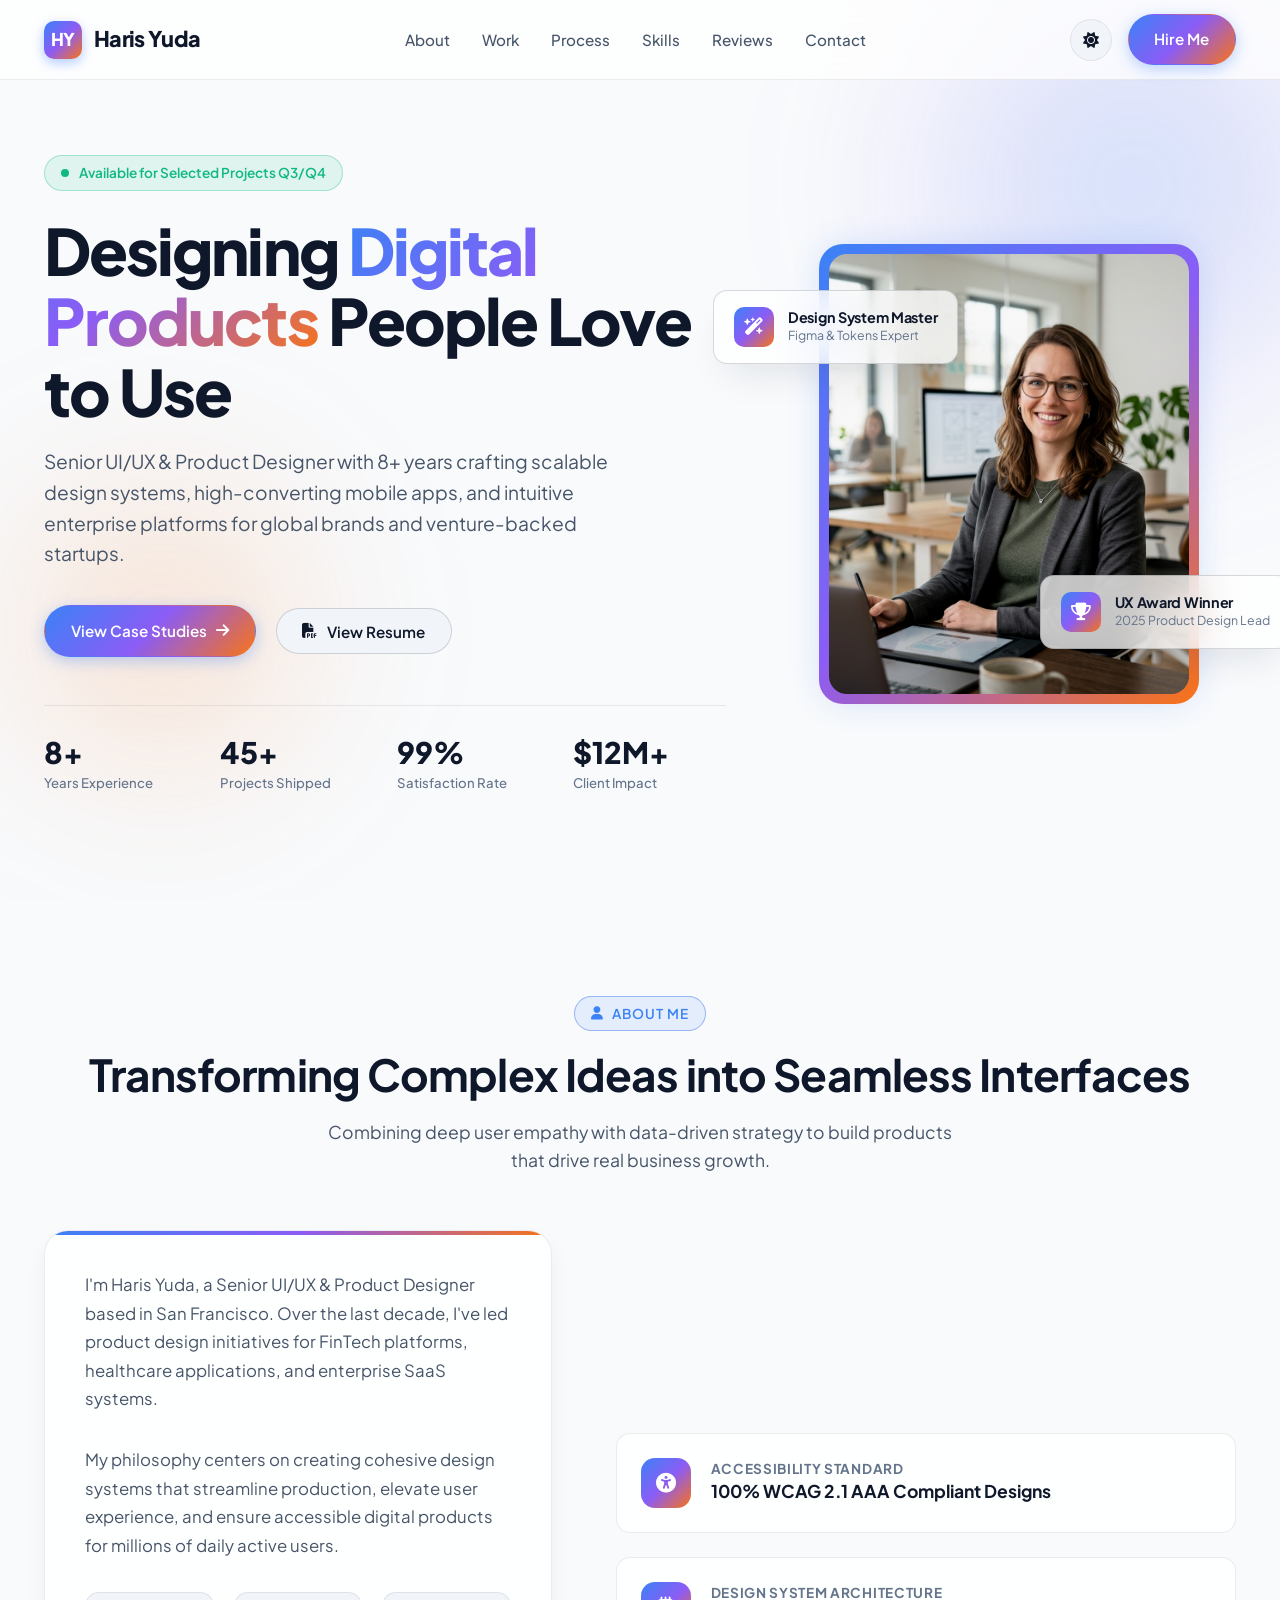
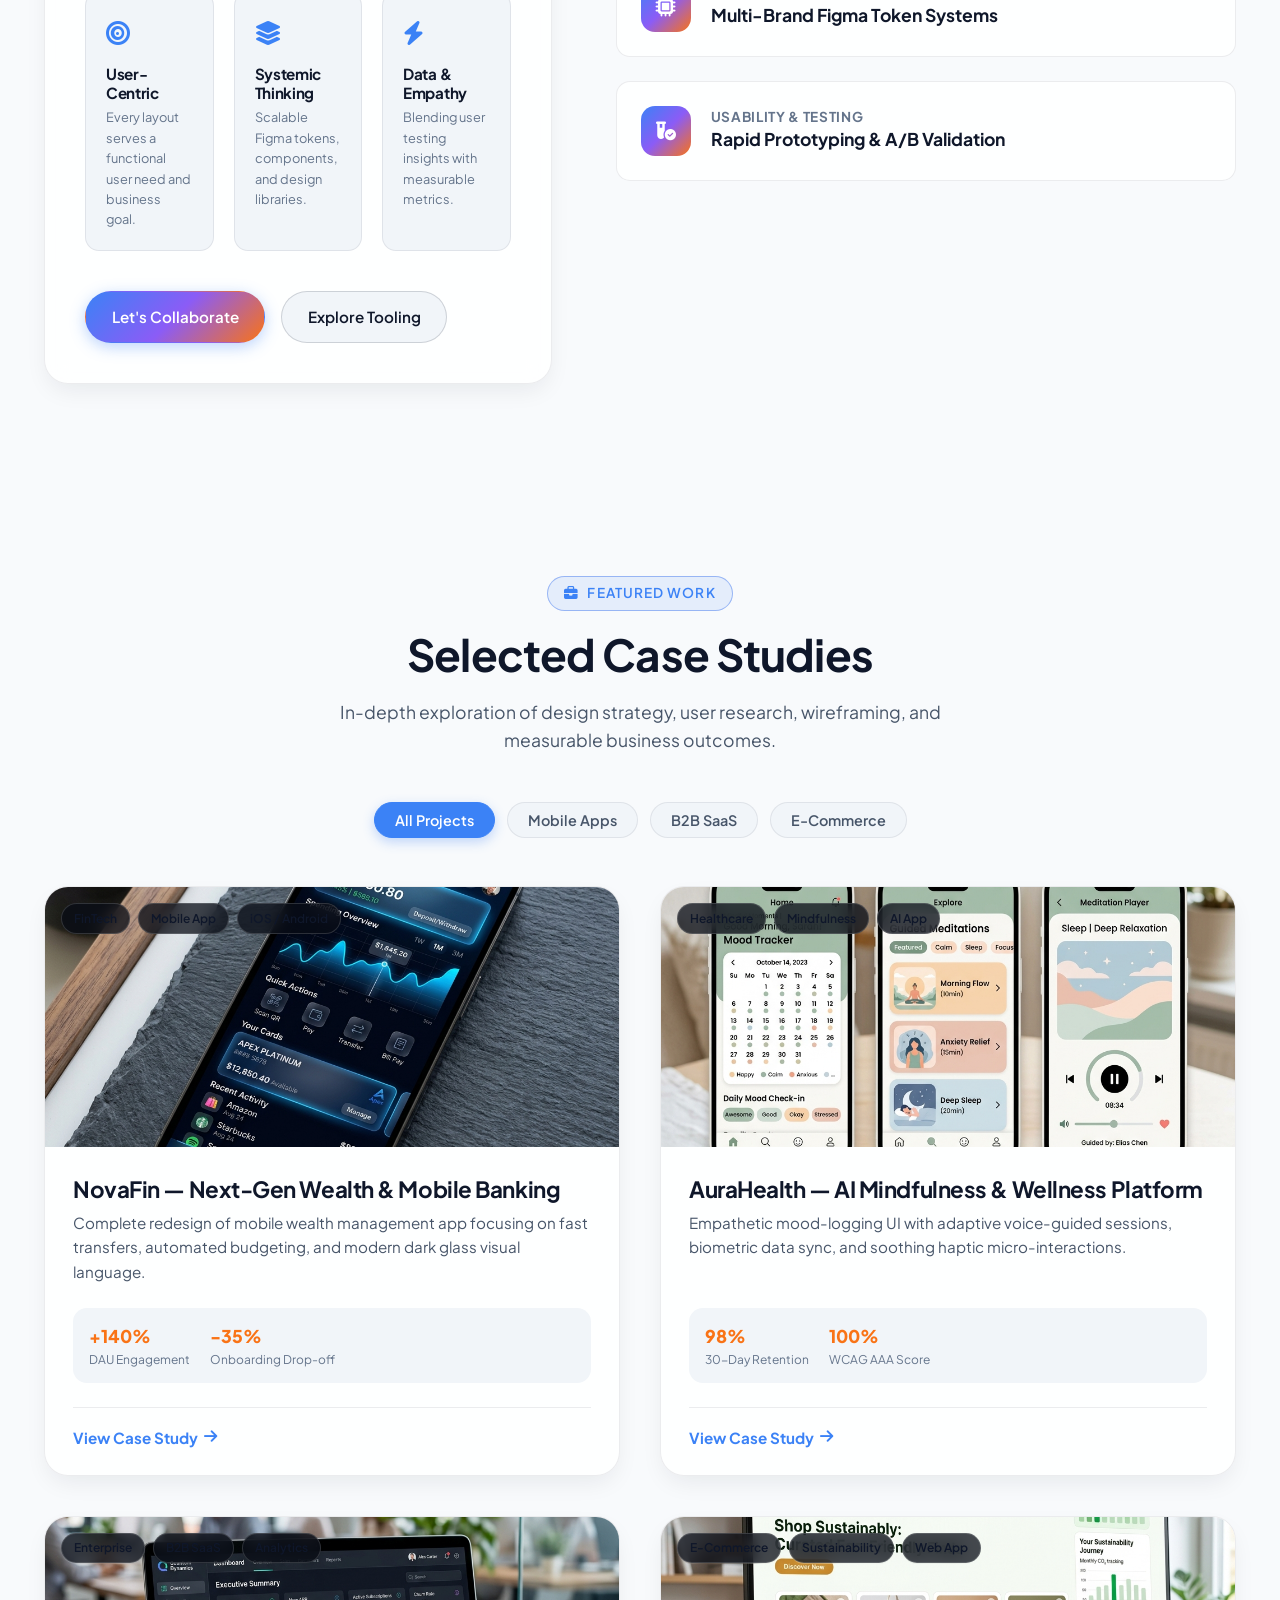
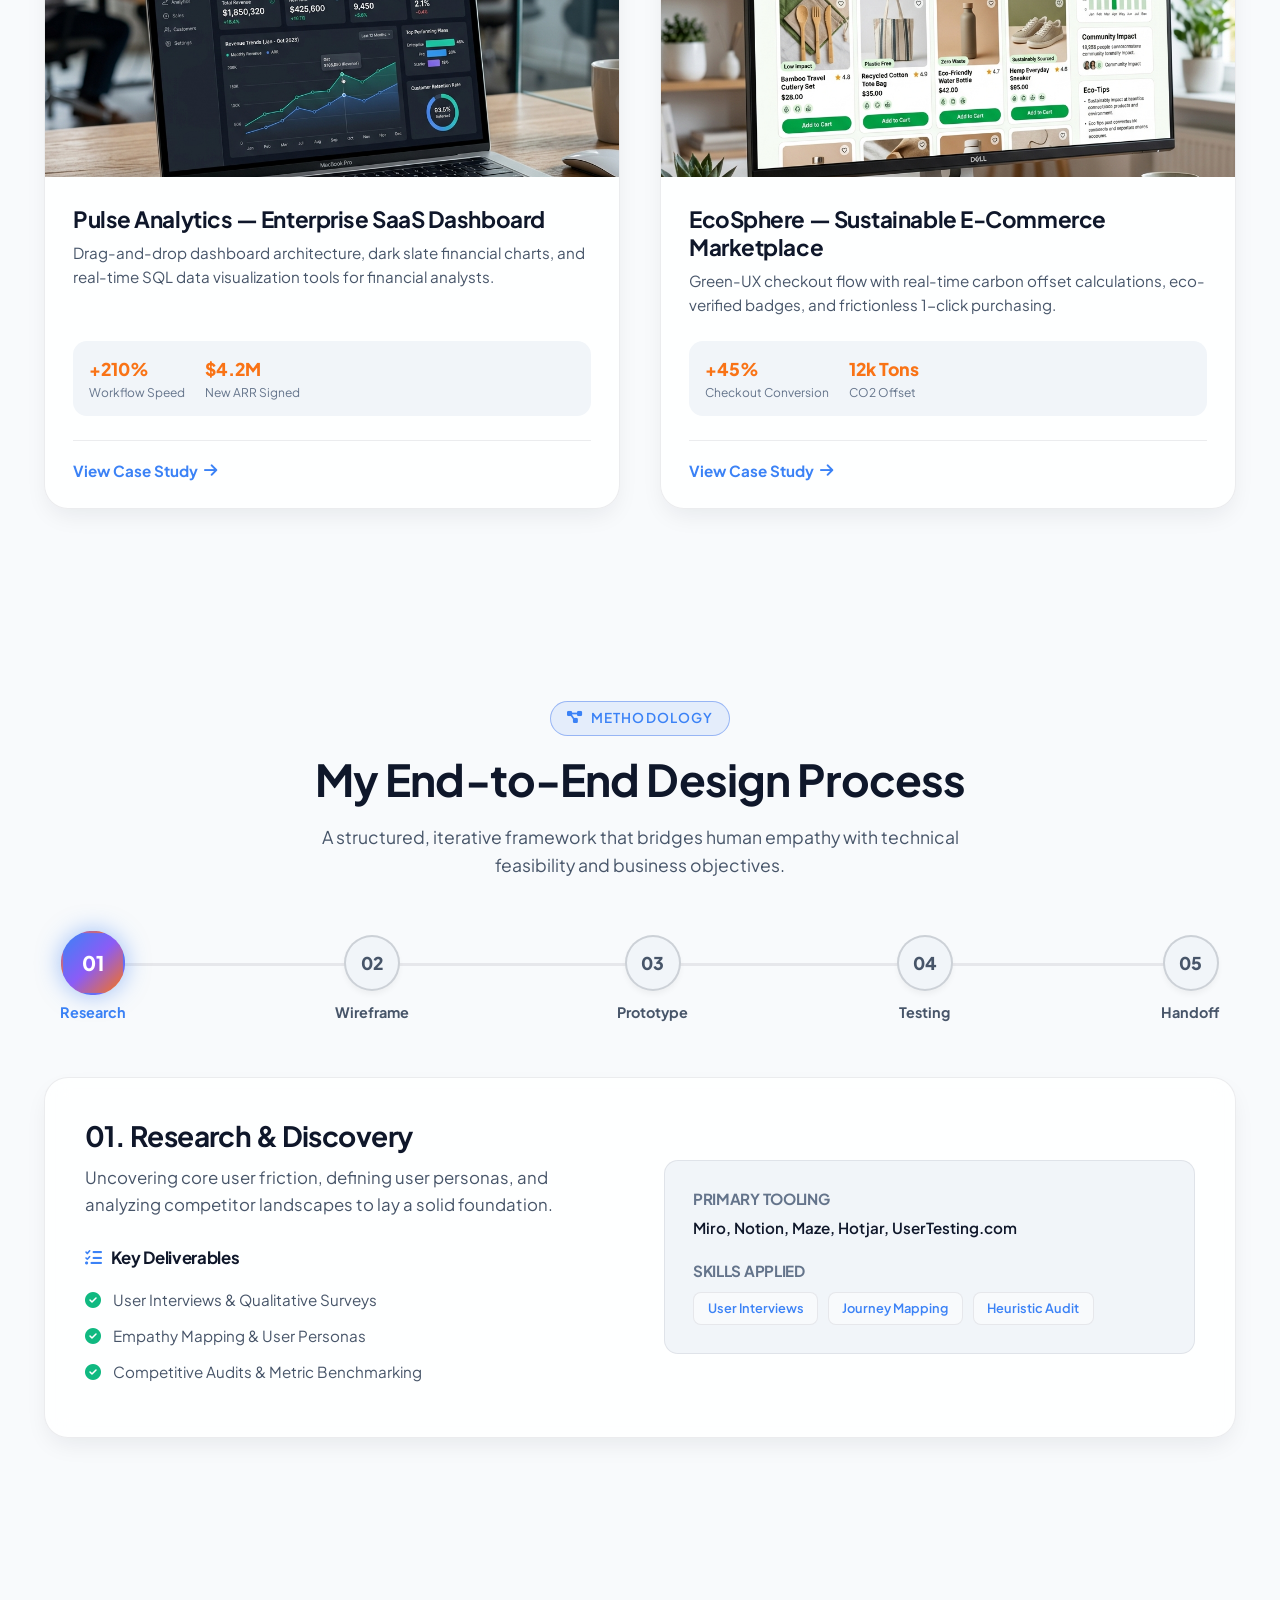
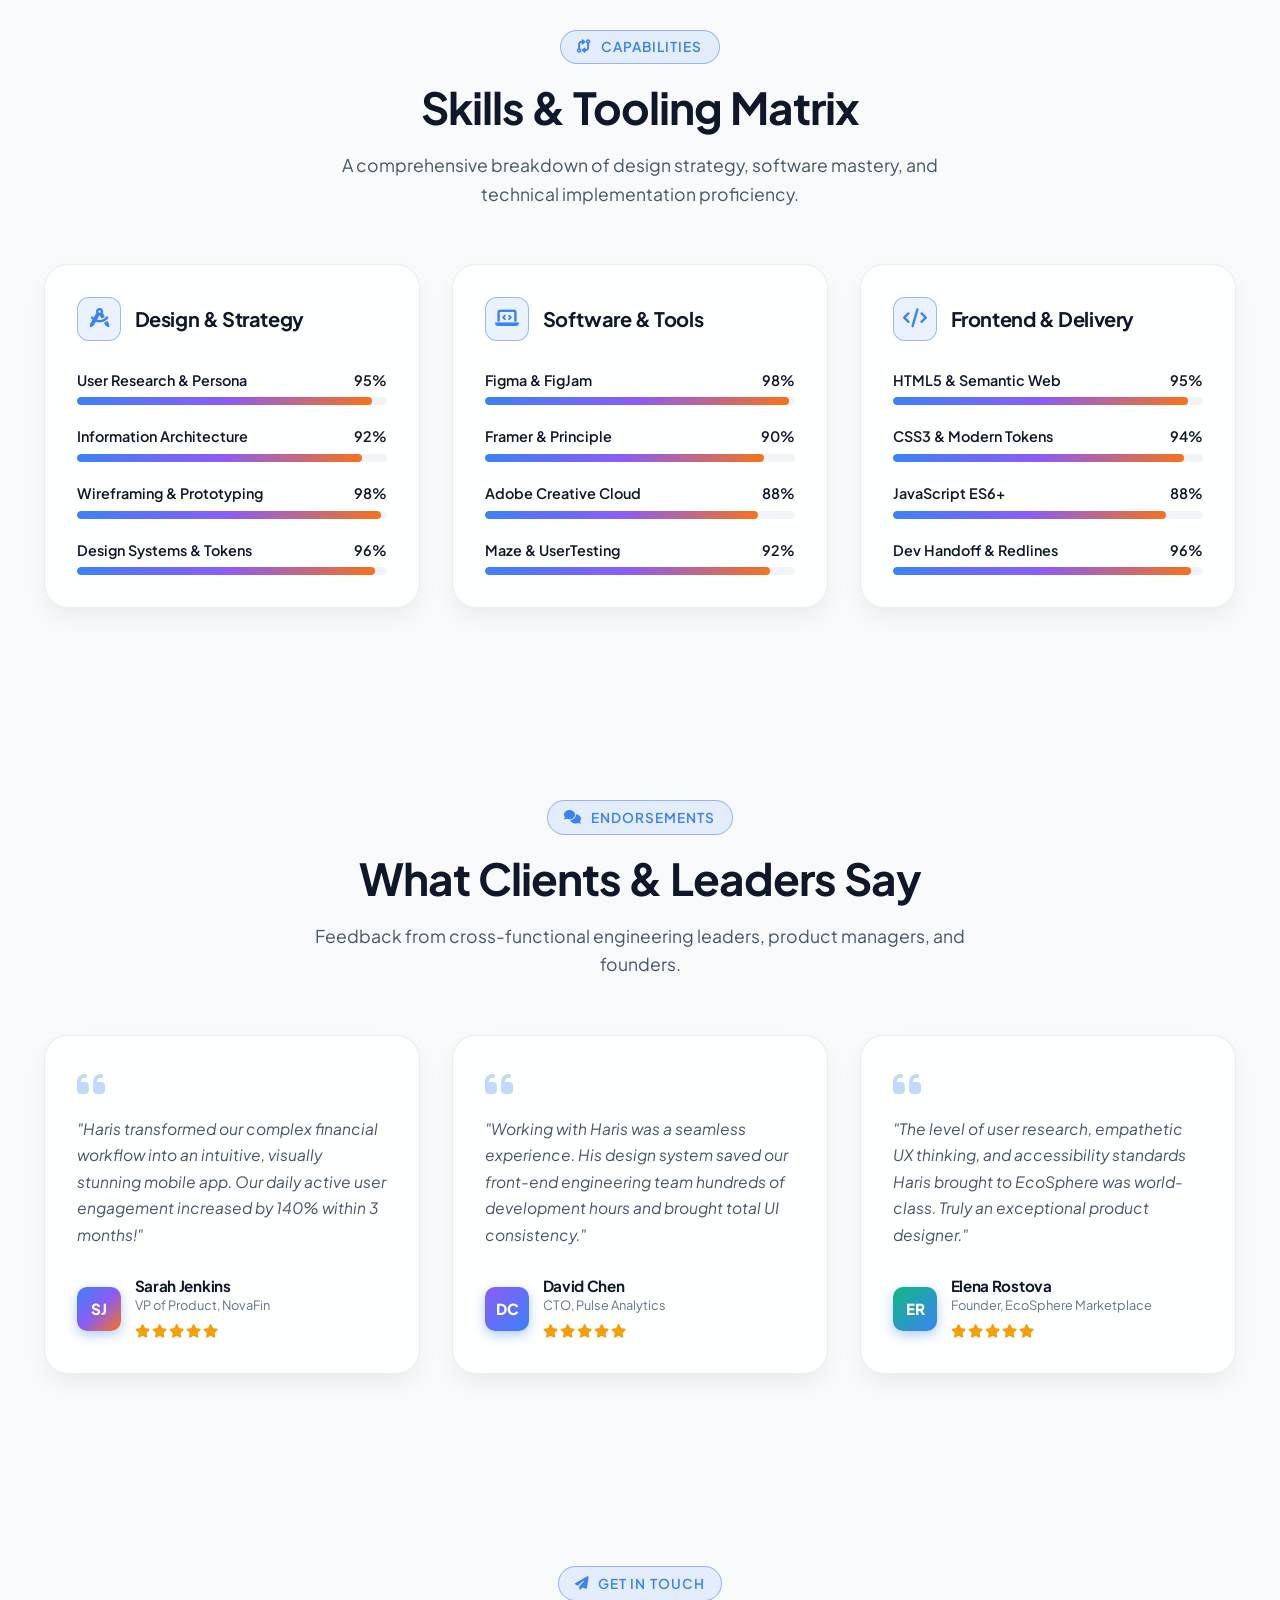
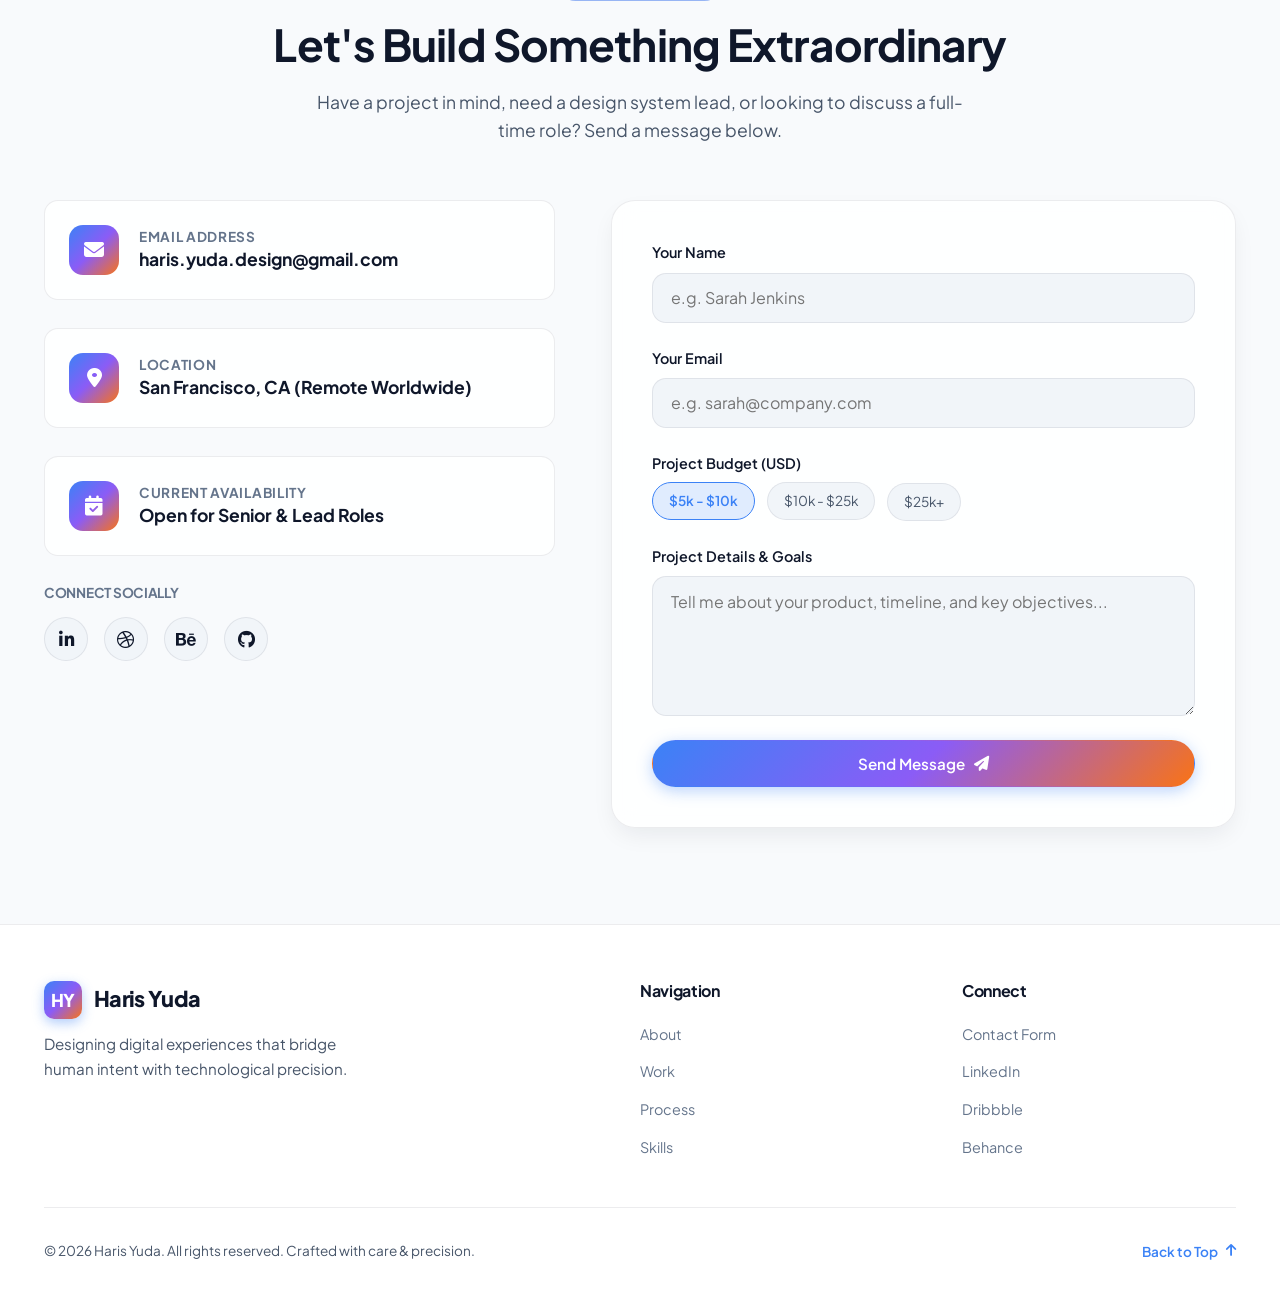
<file: WEBSITE 2/index.html>
<!DOCTYPE html>
<html lang="en" data-theme="dark">

<head>
    <meta charset="UTF-8">
    <meta name="viewport" content="width=device-width, initial-scale=1.0">
    <meta name="description"
        content="Portfolio of Haris Yuda, Senior UI/UX & Product Designer specializing in design systems, high-converting digital products, web & mobile applications.">
    <meta name="keywords"
        content="UI/UX Designer, Product Designer, Design Systems, Mobile App Design, Web Design, Figma, User Experience">
    <meta name="author" content="Haris Yuda">

    <!-- Open Graph / Social Media -->
    <meta property="og:title" content="Haris Yuda — Senior UI/UX & Product Designer">
    <meta property="og:description"
        content="Senior UI/UX & Product Designer crafting scalable design systems and high-impact digital experiences.">
    <meta property="og:type" content="website">
    <meta property="og:image" content="./assets/images/hero_portrait.png">

    <title>Haris Yuda — Senior UI/UX & Product Designer</title>

    <!-- Google Fonts -->
    <link rel="preconnect" href="https://fonts.googleapis.com">
    <link rel="preconnect" href="https://fonts.gstatic.com" crossorigin>
    <link
        href="https://fonts.googleapis.com/css2?family=Fira+Code:wght@400;600&family=Inter:wght@400;500;600;700&family=Plus+Jakarta+Sans:wght@400;500;600;700;800&display=swap"
        rel="stylesheet">

    <!-- Font Awesome Icons -->
    <link rel="stylesheet" href="https://cdnjs.cloudflare.com/ajax/libs/font-awesome/6.5.1/css/all.min.css">

    <!-- Stylesheet -->
    <link rel="stylesheet" href="./styles.css">
</head>

<body>

    <!-- ==========================================================================
       HEADER & NAVIGATION BAR
       ========================================================================== -->
    <header id="navbar" class="navbar">
        <div class="nav-container container">
            <a href="#" class="brand-logo" aria-label="Haris Yuda Portfolio Home">
                <span class="brand-badge">HY</span>
                <span>Haris Yuda</span>
            </a>

            <ul id="navLinks" class="nav-links">
                <li><a href="#about" class="nav-link">About</a></li>
                <li><a href="#projects" class="nav-link">Work</a></li>
                <li><a href="#process" class="nav-link">Process</a></li>
                <li><a href="#skills" class="nav-link">Skills</a></li>
                <li><a href="#testimonials" class="nav-link">Reviews</a></li>
                <li><a href="#contact" class="nav-link">Contact</a></li>
            </ul>

            <div class="nav-actions">
                <button id="themeToggle" class="theme-toggle" aria-label="Switch Theme">
                    <i id="themeIcon" class="fa-solid fa-moon"></i>
                </button>
                <a href="#contact" class="btn btn-primary">Hire Me</a>
                <button id="mobileToggle" class="mobile-toggle" aria-label="Toggle Mobile Navigation Menu">
                    <i class="fa-solid fa-bars"></i>
                </button>
            </div>
        </div>
    </header>

    <!-- ==========================================================================
       HERO SECTION
       ========================================================================== -->
    <section id="hero" class="hero">
        <div class="container">
            <div class="hero-grid">
                <div class="hero-content">
                    <div class="hero-status">
                        <span class="pulse-dot"></span>
                        <span>Available for Selected Projects Q3/Q4</span>
                    </div>

                    <h1 class="hero-headline">
                        Designing <span class="gradient-text">Digital Products</span> People Love to Use
                    </h1>

                    <p class="hero-tagline">
                        Senior UI/UX & Product Designer with 8+ years crafting scalable design systems, high-converting
                        mobile apps, and intuitive enterprise platforms for global brands and venture-backed startups.
                    </p>

                    <div class="hero-ctas">
                        <a href="#projects" class="btn btn-primary">
                            <span>View Case Studies</span>
                            <i class="fa-solid fa-arrow-right"></i>
                        </a>
                        <button id="openResumeBtn" class="btn btn-secondary">
                            <i class="fa-solid fa-file-pdf"></i>
                            <span>View Resume</span>
                        </button>
                    </div>

                    <div class="hero-stats">
                        <div class="stat-item">
                            <span class="stat-number">8+</span>
                            <span class="stat-label">Years Experience</span>
                        </div>
                        <div class="stat-item">
                            <span class="stat-number">45+</span>
                            <span class="stat-label">Projects Shipped</span>
                        </div>
                        <div class="stat-item">
                            <span class="stat-number">99%</span>
                            <span class="stat-label">Satisfaction Rate</span>
                        </div>
                        <div class="stat-item">
                            <span class="stat-number">$12M+</span>
                            <span class="stat-label">Client Impact</span>
                        </div>
                    </div>
                </div>

                <div class="hero-visual">
                    <div class="glass-widget widget-1">
                        <div class="widget-icon">
                            <i class="fa-solid fa-wand-magic-sparkles"></i>
                        </div>
                        <div class="widget-info">
                            <h5>Design System Master</h5>
                            <p>Figma & Tokens Expert</p>
                        </div>
                    </div>

                    <div class="hero-portrait-wrapper">
                        <img src="./assets/images/hero_portrait.png" alt="Haris Yuda - Senior UI/UX Designer"
                            class="hero-portrait">
                    </div>

                    <div class="glass-widget widget-2">
                        <div class="widget-icon">
                            <i class="fa-solid fa-trophy"></i>
                        </div>
                        <div class="widget-info">
                            <h5>UX Award Winner</h5>
                            <p>2025 Product Design Lead</p>
                        </div>
                    </div>
                </div>
            </div>
        </div>
    </section>

    <!-- ==========================================================================
       ABOUT ME SECTION
       ========================================================================== -->
    <section id="about" class="section">
        <div class="container">
            <div class="text-center" style="margin-bottom: 3.5rem;">
                <span class="section-tag"><i class="fa-solid fa-user"></i> About Me</span>
                <h2 class="section-title">Transforming Complex Ideas into Seamless Interfaces</h2>
                <p class="section-desc mx-auto">
                    Combining deep user empathy with data-driven strategy to build products that drive real business
                    growth.
                </p>
            </div>

            <div class="about-grid">
                <div class="about-card">
                    <p class="about-bio">
                        I'm Haris Yuda, a Senior UI/UX & Product Designer based in San Francisco. Over the last decade,
                        I've led product design initiatives for FinTech platforms, healthcare applications, and
                        enterprise SaaS systems.
                    </p>
                    <p class="about-bio" style="margin-bottom: 0;">
                        My philosophy centers on creating cohesive design systems that streamline production, elevate
                        user experience, and ensure accessible digital products for millions of daily active users.
                    </p>

                    <div class="philosophy-grid">
                        <div class="philosophy-item">
                            <div class="philosophy-icon"><i class="fa-solid fa-bullseye"></i></div>
                            <h4>User-Centric</h4>
                            <p>Every layout serves a functional user need and business goal.</p>
                        </div>
                        <div class="philosophy-item">
                            <div class="philosophy-icon"><i class="fa-solid fa-layer-group"></i></div>
                            <h4>Systemic Thinking</h4>
                            <p>Scalable Figma tokens, components, and design libraries.</p>
                        </div>
                        <div class="philosophy-item">
                            <div class="philosophy-icon"><i class="fa-solid fa-bolt"></i></div>
                            <h4>Data & Empathy</h4>
                            <p>Blending user testing insights with measurable metrics.</p>
                        </div>
                    </div>

                    <div class="about-actions">
                        <a href="#contact" class="btn btn-primary">Let's Collaborate</a>
                        <a href="#skills" class="btn btn-secondary">Explore Tooling</a>
                    </div>
                </div>

                <div style="display: flex; flex-direction: column; gap: 1.5rem;">
                    <div class="contact-card">
                        <div class="contact-icon"><i class="fa-solid fa-universal-access"></i></div>
                        <div class="contact-details">
                            <h5>Accessibility Standard</h5>
                            <p>100% WCAG 2.1 AAA Compliant Designs</p>
                        </div>
                    </div>

                    <div class="contact-card">
                        <div class="contact-icon"><i class="fa-solid fa-microchip"></i></div>
                        <div class="contact-details">
                            <h5>Design System Architecture</h5>
                            <p>Multi-Brand Figma Token Systems</p>
                        </div>
                    </div>

                    <div class="contact-card">
                        <div class="contact-icon"><i class="fa-solid fa-vial-circle-check"></i></div>
                        <div class="contact-details">
                            <h5>Usability & Testing</h5>
                            <p>Rapid Prototyping & A/B Validation</p>
                        </div>
                    </div>
                </div>
            </div>
        </div>
    </section>

    <!-- ==========================================================================
       FEATURED PROJECTS / CASE STUDIES SECTION
       ========================================================================== -->
    <section id="projects" class="section">
        <div class="container">
            <div class="text-center" style="margin-bottom: 2rem;">
                <span class="section-tag"><i class="fa-solid fa-briefcase"></i> Featured Work</span>
                <h2 class="section-title">Selected Case Studies</h2>
                <p class="section-desc mx-auto">
                    In-depth exploration of design strategy, user research, wireframing, and measurable business
                    outcomes.
                </p>
            </div>

            <div class="project-filters">
                <button class="filter-btn active" data-filter="all">All Projects</button>
                <button class="filter-btn" data-filter="mobile">Mobile Apps</button>
                <button class="filter-btn" data-filter="saas">B2B SaaS</button>
                <button class="filter-btn" data-filter="ecommerce">E-Commerce</button>
            </div>

            <div class="projects-grid">
                <!-- Project 1: NovaFin -->
                <div class="project-card" data-category="mobile">
                    <div class="project-thumb-wrapper">
                        <img src="./assets/images/project_novafin.png" alt="NovaFin Mobile App UI Design"
                            class="project-thumb">
                        <div class="project-tag-overlay">
                            <span class="project-tag">FinTech</span>
                            <span class="project-tag">Mobile App</span>
                            <span class="project-tag">iOS / Android</span>
                        </div>
                    </div>
                    <div class="project-body">
                        <h3 class="project-title">NovaFin — Next-Gen Wealth & Mobile Banking</h3>
                        <p class="project-desc">
                            Complete redesign of mobile wealth management app focusing on fast transfers, automated
                            budgeting, and modern dark glass visual language.
                        </p>
                        <div class="project-metrics">
                            <div class="metric-item">
                                <span class="metric-val">+140%</span>
                                <span class="metric-lbl">DAU Engagement</span>
                            </div>
                            <div class="metric-item">
                                <span class="metric-val">-35%</span>
                                <span class="metric-lbl">Onboarding Drop-off</span>
                            </div>
                        </div>
                        <div class="project-footer">
                            <button class="view-case-study" data-project="novafin">
                                <span>View Case Study</span>
                                <i class="fa-solid fa-arrow-right"></i>
                            </button>
                        </div>
                    </div>
                </div>

                <!-- Project 2: AuraHealth -->
                <div class="project-card" data-category="mobile">
                    <div class="project-thumb-wrapper">
                        <img src="./assets/images/project_aurahealth.png" alt="AuraHealth App UI Design"
                            class="project-thumb">
                        <div class="project-tag-overlay">
                            <span class="project-tag">Healthcare</span>
                            <span class="project-tag">Mindfulness</span>
                            <span class="project-tag">AI App</span>
                        </div>
                    </div>
                    <div class="project-body">
                        <h3 class="project-title">AuraHealth — AI Mindfulness & Wellness Platform</h3>
                        <p class="project-desc">
                            Empathetic mood-logging UI with adaptive voice-guided sessions, biometric data sync, and
                            soothing haptic micro-interactions.
                        </p>
                        <div class="project-metrics">
                            <div class="metric-item">
                                <span class="metric-val">98%</span>
                                <span class="metric-lbl">30-Day Retention</span>
                            </div>
                            <div class="metric-item">
                                <span class="metric-val">100%</span>
                                <span class="metric-lbl">WCAG AAA Score</span>
                            </div>
                        </div>
                        <div class="project-footer">
                            <button class="view-case-study" data-project="aurahealth">
                                <span>View Case Study</span>
                                <i class="fa-solid fa-arrow-right"></i>
                            </button>
                        </div>
                    </div>
                </div>

                <!-- Project 3: Pulse Analytics -->
                <div class="project-card" data-category="saas">
                    <div class="project-thumb-wrapper">
                        <img src="./assets/images/project_pulse.png" alt="Pulse Analytics Dashboard UI Design"
                            class="project-thumb">
                        <div class="project-tag-overlay">
                            <span class="project-tag">Enterprise</span>
                            <span class="project-tag">B2B SaaS</span>
                            <span class="project-tag">Analytics</span>
                        </div>
                    </div>
                    <div class="project-body">
                        <h3 class="project-title">Pulse Analytics — Enterprise SaaS Dashboard</h3>
                        <p class="project-desc">
                            Drag-and-drop dashboard architecture, dark slate financial charts, and real-time SQL data
                            visualization tools for financial analysts.
                        </p>
                        <div class="project-metrics">
                            <div class="metric-item">
                                <span class="metric-val">+210%</span>
                                <span class="metric-lbl">Workflow Speed</span>
                            </div>
                            <div class="metric-item">
                                <span class="metric-val">$4.2M</span>
                                <span class="metric-lbl">New ARR Signed</span>
                            </div>
                        </div>
                        <div class="project-footer">
                            <button class="view-case-study" data-project="pulse">
                                <span>View Case Study</span>
                                <i class="fa-solid fa-arrow-right"></i>
                            </button>
                        </div>
                    </div>
                </div>

                <!-- Project 4: EcoSphere -->
                <div class="project-card" data-category="ecommerce">
                    <div class="project-thumb-wrapper">
                        <img src="./assets/images/project_ecosphere.png" alt="EcoSphere Marketplace UI Design"
                            class="project-thumb">
                        <div class="project-tag-overlay">
                            <span class="project-tag">E-Commerce</span>
                            <span class="project-tag">Sustainability</span>
                            <span class="project-tag">Web App</span>
                        </div>
                    </div>
                    <div class="project-body">
                        <h3 class="project-title">EcoSphere — Sustainable E-Commerce Marketplace</h3>
                        <p class="project-desc">
                            Green-UX checkout flow with real-time carbon offset calculations, eco-verified badges, and
                            frictionless 1-click purchasing.
                        </p>
                        <div class="project-metrics">
                            <div class="metric-item">
                                <span class="metric-val">+45%</span>
                                <span class="metric-lbl">Checkout Conversion</span>
                            </div>
                            <div class="metric-item">
                                <span class="metric-val">12k Tons</span>
                                <span class="metric-lbl">CO2 Offset</span>
                            </div>
                        </div>
                        <div class="project-footer">
                            <button class="view-case-study" data-project="ecosphere">
                                <span>View Case Study</span>
                                <i class="fa-solid fa-arrow-right"></i>
                            </button>
                        </div>
                    </div>
                </div>
            </div>
        </div>
    </section>

    <!-- ==========================================================================
       DESIGN PROCESS SECTION
       ========================================================================== -->
    <section id="process" class="section">
        <div class="container">
            <div class="text-center" style="margin-bottom: 3.5rem;">
                <span class="section-tag"><i class="fa-solid fa-diagram-project"></i> Methodology</span>
                <h2 class="section-title">My End-to-End Design Process</h2>
                <p class="section-desc mx-auto">
                    A structured, iterative framework that bridges human empathy with technical feasibility and business
                    objectives.
                </p>
            </div>

            <!-- Interactive Stepper -->
            <div class="process-stepper">
                <button class="step-node active" data-step="0">
                    <div class="step-circle">01</div>
                    <span class="step-name">Research</span>
                </button>
                <button class="step-node" data-step="1">
                    <div class="step-circle">02</div>
                    <span class="step-name">Wireframe</span>
                </button>
                <button class="step-node" data-step="2">
                    <div class="step-circle">03</div>
                    <span class="step-name">Prototype</span>
                </button>
                <button class="step-node" data-step="3">
                    <div class="step-circle">04</div>
                    <span class="step-name">Testing</span>
                </button>
                <button class="step-node" data-step="4">
                    <div class="step-circle">05</div>
                    <span class="step-name">Handoff</span>
                </button>
            </div>

            <!-- Dynamic Content Card -->
            <div class="process-content-card">
                <div class="process-detail-header">
                    <h3 id="processTitle">01. Research & Discovery</h3>
                    <p id="processDesc">
                        Uncovering core user friction, defining user personas, and analyzing competitor landscapes to
                        lay a solid foundation.
                    </p>

                    <h4 style="font-size: 1.05rem; margin-top: 1.5rem; color: var(--text-primary);">
                        <i class="fa-solid fa-list-check"
                            style="color: var(--accent-primary); margin-right: 0.4rem;"></i> Key Deliverables
                    </h4>
                    <ul id="processDeliverables" class="deliverables-list">
                        <li><i class="fa-solid fa-circle-check"></i> User Interviews & Qualitative Surveys</li>
                        <li><i class="fa-solid fa-circle-check"></i> Empathy Mapping & User Personas</li>
                        <li><i class="fa-solid fa-circle-check"></i> Competitive Audits & Metric Benchmarking</li>
                    </ul>
                </div>

                <div class="process-visual-box">
                    <div>
                        <h4
                            style="font-size: 0.95rem; margin-bottom: 0.5rem; color: var(--text-muted); text-transform: uppercase;">
                            Primary Tooling</h4>
                        <p id="processToolsText"
                            style="font-size: 0.95rem; color: var(--text-primary); font-weight: 600;">
                            Miro, Notion, Maze, Hotjar, UserTesting.com
                        </p>
                    </div>

                    <div>
                        <h4
                            style="font-size: 0.95rem; margin-bottom: 0.75rem; color: var(--text-muted); text-transform: uppercase;">
                            Skills Applied</h4>
                        <div id="processBadges" class="process-tool-badges">
                            <span class="tool-badge">User Interviews</span>
                            <span class="tool-badge">Journey Mapping</span>
                            <span class="tool-badge">Heuristic Audit</span>
                        </div>
                    </div>
                </div>
            </div>
        </div>
    </section>

    <!-- ==========================================================================
       SKILLS & TOOLING MATRIX SECTION
       ========================================================================== -->
    <section id="skills" class="section">
        <div class="container">
            <div class="text-center" style="margin-bottom: 3.5rem;">
                <span class="section-tag"><i class="fa-solid fa-code-compare"></i> Capabilities</span>
                <h2 class="section-title">Skills & Tooling Matrix</h2>
                <p class="section-desc mx-auto">
                    A comprehensive breakdown of design strategy, software mastery, and technical implementation
                    proficiency.
                </p>
            </div>

            <div class="skills-grid">
                <!-- Category 1 -->
                <div class="skill-category-card">
                    <div class="category-header">
                        <div class="category-icon"><i class="fa-solid fa-compass-drafting"></i></div>
                        <h3>Design & Strategy</h3>
                    </div>
                    <div class="skill-items">
                        <div>
                            <div class="skill-item-info"><span>User Research & Persona</span><span>95%</span></div>
                            <div class="skill-progress-bg">
                                <div class="skill-progress-fill" style="width: 95%;"></div>
                            </div>
                        </div>
                        <div>
                            <div class="skill-item-info"><span>Information Architecture</span><span>92%</span></div>
                            <div class="skill-progress-bg">
                                <div class="skill-progress-fill" style="width: 92%;"></div>
                            </div>
                        </div>
                        <div>
                            <div class="skill-item-info"><span>Wireframing & Prototyping</span><span>98%</span></div>
                            <div class="skill-progress-bg">
                                <div class="skill-progress-fill" style="width: 98%;"></div>
                            </div>
                        </div>
                        <div>
                            <div class="skill-item-info"><span>Design Systems & Tokens</span><span>96%</span></div>
                            <div class="skill-progress-bg">
                                <div class="skill-progress-fill" style="width: 96%;"></div>
                            </div>
                        </div>
                    </div>
                </div>

                <!-- Category 2 -->
                <div class="skill-category-card">
                    <div class="category-header">
                        <div class="category-icon"><i class="fa-solid fa-laptop-code"></i></div>
                        <h3>Software & Tools</h3>
                    </div>
                    <div class="skill-items">
                        <div>
                            <div class="skill-item-info"><span>Figma & FigJam</span><span>98%</span></div>
                            <div class="skill-progress-bg">
                                <div class="skill-progress-fill" style="width: 98%;"></div>
                            </div>
                        </div>
                        <div>
                            <div class="skill-item-info"><span>Framer & Principle</span><span>90%</span></div>
                            <div class="skill-progress-bg">
                                <div class="skill-progress-fill" style="width: 90%;"></div>
                            </div>
                        </div>
                        <div>
                            <div class="skill-item-info"><span>Adobe Creative Cloud</span><span>88%</span></div>
                            <div class="skill-progress-bg">
                                <div class="skill-progress-fill" style="width: 88%;"></div>
                            </div>
                        </div>
                        <div>
                            <div class="skill-item-info"><span>Maze & UserTesting</span><span>92%</span></div>
                            <div class="skill-progress-bg">
                                <div class="skill-progress-fill" style="width: 92%;"></div>
                            </div>
                        </div>
                    </div>
                </div>

                <!-- Category 3 -->
                <div class="skill-category-card">
                    <div class="category-header">
                        <div class="category-icon"><i class="fa-solid fa-code"></i></div>
                        <h3>Frontend & Delivery</h3>
                    </div>
                    <div class="skill-items">
                        <div>
                            <div class="skill-item-info"><span>HTML5 & Semantic Web</span><span>95%</span></div>
                            <div class="skill-progress-bg">
                                <div class="skill-progress-fill" style="width: 95%;"></div>
                            </div>
                        </div>
                        <div>
                            <div class="skill-item-info"><span>CSS3 & Modern Tokens</span><span>94%</span></div>
                            <div class="skill-progress-bg">
                                <div class="skill-progress-fill" style="width: 94%;"></div>
                            </div>
                        </div>
                        <div>
                            <div class="skill-item-info"><span>JavaScript ES6+</span><span>88%</span></div>
                            <div class="skill-progress-bg">
                                <div class="skill-progress-fill" style="width: 88%;"></div>
                            </div>
                        </div>
                        <div>
                            <div class="skill-item-info"><span>Dev Handoff & Redlines</span><span>96%</span></div>
                            <div class="skill-progress-bg">
                                <div class="skill-progress-fill" style="width: 96%;"></div>
                            </div>
                        </div>
                    </div>
                </div>
            </div>
        </div>
    </section>

    <!-- ==========================================================================
       TESTIMONIALS SECTION
       ========================================================================== -->
    <section id="testimonials" class="section">
        <div class="container">
            <div class="text-center" style="margin-bottom: 3.5rem;">
                <span class="section-tag"><i class="fa-solid fa-comments"></i> Endorsements</span>
                <h2 class="section-title">What Clients & Leaders Say</h2>
                <p class="section-desc mx-auto">
                    Feedback from cross-functional engineering leaders, product managers, and founders.
                </p>
            </div>

            <div class="testimonials-grid">
                <!-- Testimonial 1 -->
                <div class="testimonial-card">
                    <i class="fa-solid fa-quote-left quote-icon"></i>
                    <p class="testimonial-quote">
                        "Haris transformed our complex financial workflow into an intuitive, visually stunning mobile
                        app. Our daily active user engagement increased by 140% within 3 months!"
                    </p>
                    <div class="testimonial-author">
                        <div class="brand-badge" style="width: 44px; height: 44px; font-size: 0.95rem;">SJ</div>
                        <div class="author-info">
                            <h5>Sarah Jenkins</h5>
                            <p>VP of Product, NovaFin</p>
                            <div class="rating-stars">
                                <i class="fa-solid fa-star"></i>
                                <i class="fa-solid fa-star"></i>
                                <i class="fa-solid fa-star"></i>
                                <i class="fa-solid fa-star"></i>
                                <i class="fa-solid fa-star"></i>
                            </div>
                        </div>
                    </div>
                </div>

                <!-- Testimonial 2 -->
                <div class="testimonial-card">
                    <i class="fa-solid fa-quote-left quote-icon"></i>
                    <p class="testimonial-quote">
                        "Working with Haris was a seamless experience. His design system saved our front-end engineering
                        team hundreds of development hours and brought total UI consistency."
                    </p>
                    <div class="testimonial-author">
                        <div class="brand-badge"
                            style="width: 44px; height: 44px; font-size: 0.95rem; background: linear-gradient(135deg, #8B5CF6, #3B82F6);">
                            DC</div>
                        <div class="author-info">
                            <h5>David Chen</h5>
                            <p>CTO, Pulse Analytics</p>
                            <div class="rating-stars">
                                <i class="fa-solid fa-star"></i>
                                <i class="fa-solid fa-star"></i>
                                <i class="fa-solid fa-star"></i>
                                <i class="fa-solid fa-star"></i>
                                <i class="fa-solid fa-star"></i>
                            </div>
                        </div>
                    </div>
                </div>

                <!-- Testimonial 3 -->
                <div class="testimonial-card">
                    <i class="fa-solid fa-quote-left quote-icon"></i>
                    <p class="testimonial-quote">
                        "The level of user research, empathetic UX thinking, and accessibility standards Haris brought
                        to EcoSphere was world-class. Truly an exceptional product designer."
                    </p>
                    <div class="testimonial-author">
                        <div class="brand-badge"
                            style="width: 44px; height: 44px; font-size: 0.95rem; background: linear-gradient(135deg, #10B981, #3B82F6);">
                            ER</div>
                        <div class="author-info">
                            <h5>Elena Rostova</h5>
                            <p>Founder, EcoSphere Marketplace</p>
                            <div class="rating-stars">
                                <i class="fa-solid fa-star"></i>
                                <i class="fa-solid fa-star"></i>
                                <i class="fa-solid fa-star"></i>
                                <i class="fa-solid fa-star"></i>
                                <i class="fa-solid fa-star"></i>
                            </div>
                        </div>
                    </div>
                </div>
            </div>
        </div>
    </section>

    <!-- ==========================================================================
       CONTACT SECTION & FORM
       ========================================================================== -->
    <section id="contact" class="section">
        <div class="container">
            <div class="text-center" style="margin-bottom: 3.5rem;">
                <span class="section-tag"><i class="fa-solid fa-paper-plane"></i> Get In Touch</span>
                <h2 class="section-title">Let's Build Something Extraordinary</h2>
                <p class="section-desc mx-auto">
                    Have a project in mind, need a design system lead, or looking to discuss a full-time role? Send a
                    message below.
                </p>
            </div>

            <div class="contact-grid">
                <!-- Contact Cards -->
                <div class="contact-info-box">
                    <div class="contact-card">
                        <div class="contact-icon"><i class="fa-solid fa-envelope"></i></div>
                        <div class="contact-details">
                            <h5>Email Address</h5>
                            <p>haris.yuda.design@gmail.com</p>
                        </div>
                    </div>

                    <div class="contact-card">
                        <div class="contact-icon"><i class="fa-solid fa-location-dot"></i></div>
                        <div class="contact-details">
                            <h5>Location</h5>
                            <p>San Francisco, CA (Remote Worldwide)</p>
                        </div>
                    </div>

                    <div class="contact-card">
                        <div class="contact-icon"><i class="fa-solid fa-calendar-check"></i></div>
                        <div class="contact-details">
                            <h5>Current Availability</h5>
                            <p>Open for Senior & Lead Roles</p>
                        </div>
                    </div>

                    <div>
                        <h5
                            style="font-size: 0.85rem; color: var(--text-muted); text-transform: uppercase; margin-bottom: 0.75rem;">
                            Connect Socially</h5>
                        <div class="social-links">
                            <a href="#" class="social-btn" aria-label="LinkedIn Profile"><i
                                    class="fa-brands fa-linkedin-in"></i></a>
                            <a href="#" class="social-btn" aria-label="Dribbble Profile"><i
                                    class="fa-brands fa-dribbble"></i></a>
                            <a href="#" class="social-btn" aria-label="Behance Profile"><i
                                    class="fa-brands fa-behance"></i></a>
                            <a href="#" class="social-btn" aria-label="GitHub Profile"><i
                                    class="fa-brands fa-github"></i></a>
                        </div>
                    </div>
                </div>

                <!-- Contact Form -->
                <div class="contact-form-wrapper">
                    <form id="contactForm">
                        <div class="form-group">
                            <label for="nameInput" class="form-label">Your Name</label>
                            <input type="text" id="nameInput" class="form-input" placeholder="e.g. Sarah Jenkins"
                                required>
                        </div>

                        <div class="form-group">
                            <label for="emailInput" class="form-label">Your Email</label>
                            <input type="email" id="emailInput" class="form-input" placeholder="e.g. sarah@company.com"
                                required>
                        </div>

                        <div class="form-group">
                            <label class="form-label">Project Budget (USD)</label>
                            <div class="budget-options">
                                <span class="budget-pill active" data-budget="$5k - $10k">$5k - $10k</span>
                                <span class="budget-pill" data-budget="$10k - $25k">$10k - $25k</span>
                                <span class="budget-pill" data-budget="$25k+">$25k+</span>
                            </div>
                        </div>

                        <div class="form-group">
                            <label for="messageInput" class="form-label">Project Details & Goals</label>
                            <textarea id="messageInput" class="form-textarea"
                                placeholder="Tell me about your product, timeline, and key objectives..."
                                required></textarea>
                        </div>

                        <button type="submit" class="btn btn-primary" style="width: 100%;">
                            <span>Send Message</span>
                            <i class="fa-solid fa-paper-plane"></i>
                        </button>
                    </form>
                </div>
            </div>
        </div>
    </section>

    <!-- ==========================================================================
       MODALS (<dialog> elements)
       ========================================================================== -->
    <!-- Case Study Dynamic Modal -->
    <dialog id="caseStudyModal" class="case-study-modal">
        <div class="modal-header">
            <h3 id="modalProjectTitle">Project Breakdown</h3>
            <button id="closeCaseStudyModal" class="modal-close-btn" aria-label="Close Modal">
                <i class="fa-solid fa-xmark"></i>
            </button>
        </div>
        <div id="modalProjectContent" class="modal-body">
            <!-- Content populated dynamically via script.js -->
        </div>
    </dialog>

    <!-- Resume Preview Modal -->
    <dialog id="resumeModal" class="resume-modal">
        <div class="modal-header">
            <h3>Haris Yuda — Professional Resume</h3>
            <button id="closeResumeModal" class="modal-close-btn" aria-label="Close Modal">
                <i class="fa-solid fa-xmark"></i>
            </button>
        </div>
        <div class="modal-body">
            <div style="margin-bottom: 2rem;">
                <h4 style="color: var(--accent-primary); font-size: 1.2rem; margin-bottom: 0.5rem;">Senior UI/UX & Lead
                    Product Designer</h4>
                <p style="color: var(--text-muted); font-size: 0.9rem;">San Francisco, CA • haris.yuda.design@gmail.com
                </p>
            </div>

            <div class="cs-section">
                <h4><i class="fa-solid fa-briefcase"></i> Work Experience</h4>
                <div style="display: flex; flex-direction: column; gap: 1.25rem; margin-top: 1rem;">
                    <div>
                        <h5 style="font-size: 1.05rem;">Lead Product Designer — NovaFin Technologies</h5>
                        <p style="font-size: 0.85rem; color: var(--accent-secondary); margin-bottom: 0.4rem;">2022 —
                            Present</p>
                        <p>Spearheaded design system architecture for iOS, Android, and Web platforms serving 1.5M+
                            active users. Improved checkout conversion by 35% and introduced automated dark mode token
                            library.</p>
                    </div>
                    <div>
                        <h5 style="font-size: 1.05rem;">Senior UX/UI Designer — Pulse SaaS Solutions</h5>
                        <p style="font-size: 0.85rem; color: var(--accent-secondary); margin-bottom: 0.4rem;">2019 —
                            2022</p>
                        <p>Led end-to-end UX research and data table design for Fortune 500 enterprise dashboard
                            platform. Reduced analyst task execution times by 210%.</p>
                    </div>
                </div>
            </div>

            <div class="cs-section">
                <h4><i class="fa-solid fa-graduation-cap"></i> Education & Certifications</h4>
                <p><strong>B.S. in Human-Computer Interaction (HCI)</strong> — Stanford University (2014 – 2018)</p>
                <p>Certified NN/g UX Master • Google UX Professional Certification</p>
            </div>

            <div style="text-align: center; margin-top: 2rem;">
                <a href="./assets/images/hero_portrait.png" download="Haris_Yuda_Resume.png" class="btn btn-primary">
                    <i class="fa-solid fa-download"></i> Download Full Resume PDF
                </a>
            </div>
        </div>
    </dialog>

    <!-- Success Notification Modal -->
    <dialog id="successModal" class="case-study-modal" style="max-width: 500px;">
        <div class="modal-header">
            <h3>Message Sent!</h3>
            <button id="closeSuccessModal" class="modal-close-btn" aria-label="Close Modal">
                <i class="fa-solid fa-xmark"></i>
            </button>
        </div>
        <div class="modal-body text-center" style="padding: 3rem 2rem;">
            <i class="fa-solid fa-circle-check"
                style="font-size: 3.5rem; color: var(--accent-emerald); margin-bottom: 1rem;"></i>
            <h4 style="font-size: 1.35rem; margin-bottom: 0.5rem;">Thank You!</h4>
            <p style="color: var(--text-secondary);">Your message has been submitted successfully. I'll get back to you
                within 24 hours.</p>
        </div>
    </dialog>

    <!-- ==========================================================================
       FOOTER
       ========================================================================== -->
    <footer class="footer">
        <div class="container">
            <div class="footer-grid">
                <div class="footer-brand">
                    <a href="#" class="brand-logo">
                        <span class="brand-badge">HY</span>
                        <span>Haris Yuda</span>
                    </a>
                    <p>Designing digital experiences that bridge human intent with technological precision.</p>
                </div>

                <div class="footer-links">
                    <h4>Navigation</h4>
                    <ul>
                        <li><a href="#about">About</a></li>
                        <li><a href="#projects">Work</a></li>
                        <li><a href="#process">Process</a></li>
                        <li><a href="#skills">Skills</a></li>
                    </ul>
                </div>

                <div class="footer-links">
                    <h4>Connect</h4>
                    <ul>
                        <li><a href="#contact">Contact Form</a></li>
                        <li><a href="#">LinkedIn</a></li>
                        <li><a href="#">Dribbble</a></li>
                        <li><a href="#">Behance</a></li>
                    </ul>
                </div>
            </div>

            <div class="footer-bottom">
                <p>© 2026 Haris Yuda. All rights reserved. Crafted with care & precision.</p>
                <button id="backToTopBtn" class="back-to-top">
                    <span>Back to Top</span>
                    <i class="fa-solid fa-arrow-up"></i>
                </button>
            </div>
        </div>
    </footer>

    <!-- Interactive JavaScript Engine -->
    <script src="./script.js"></script>
</body>

</html>
</file>
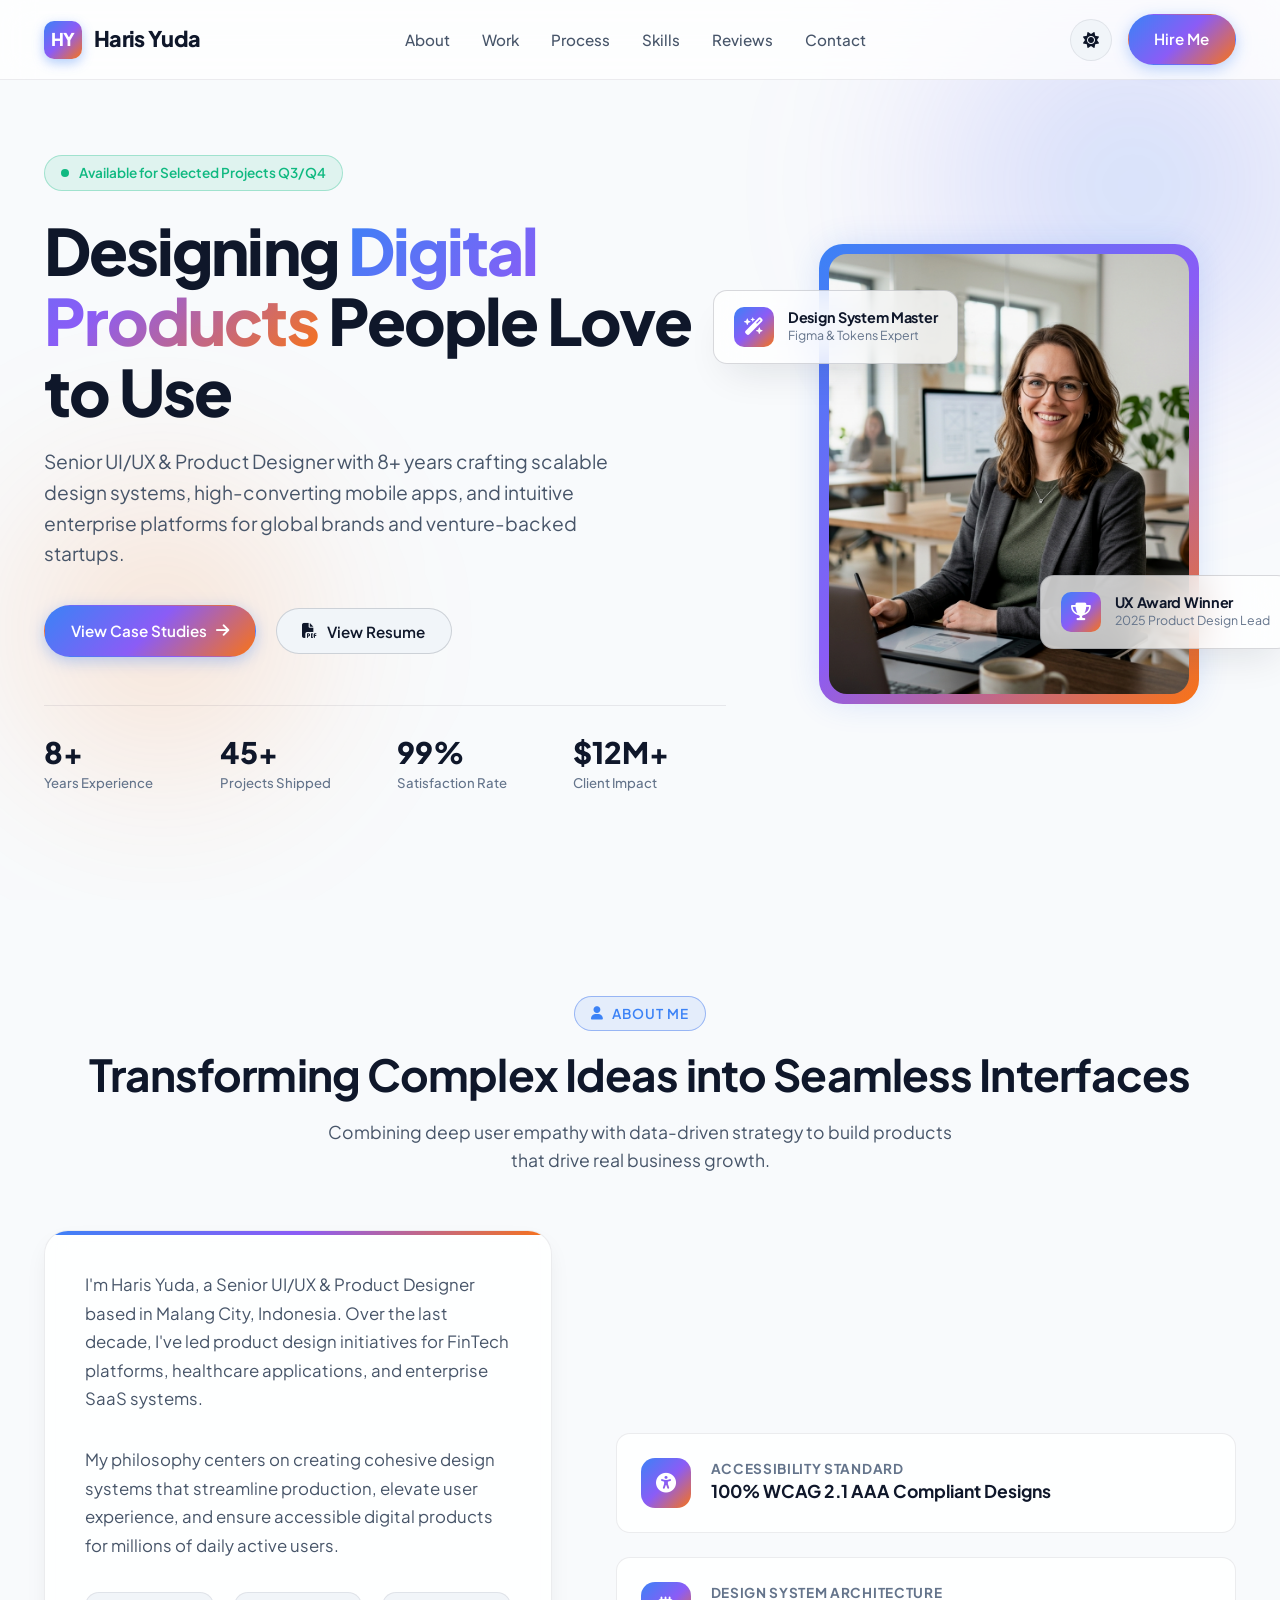
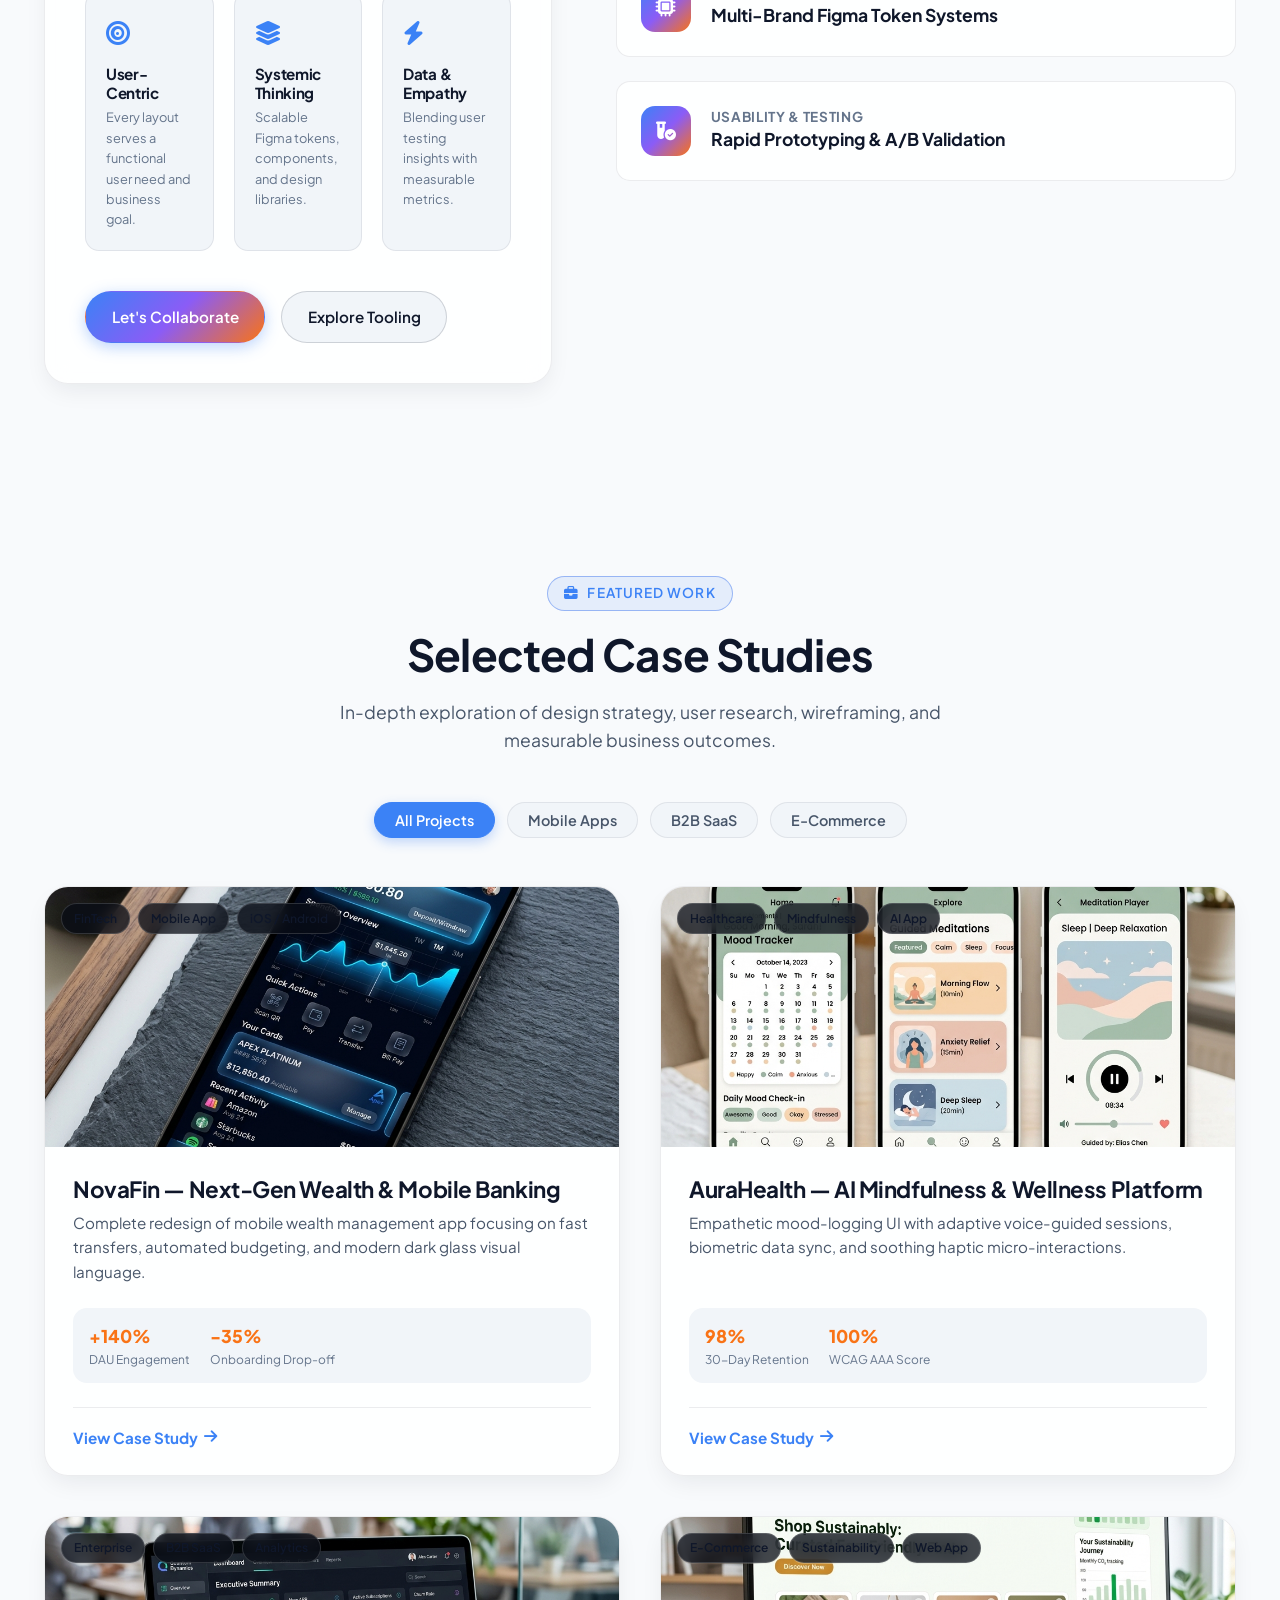
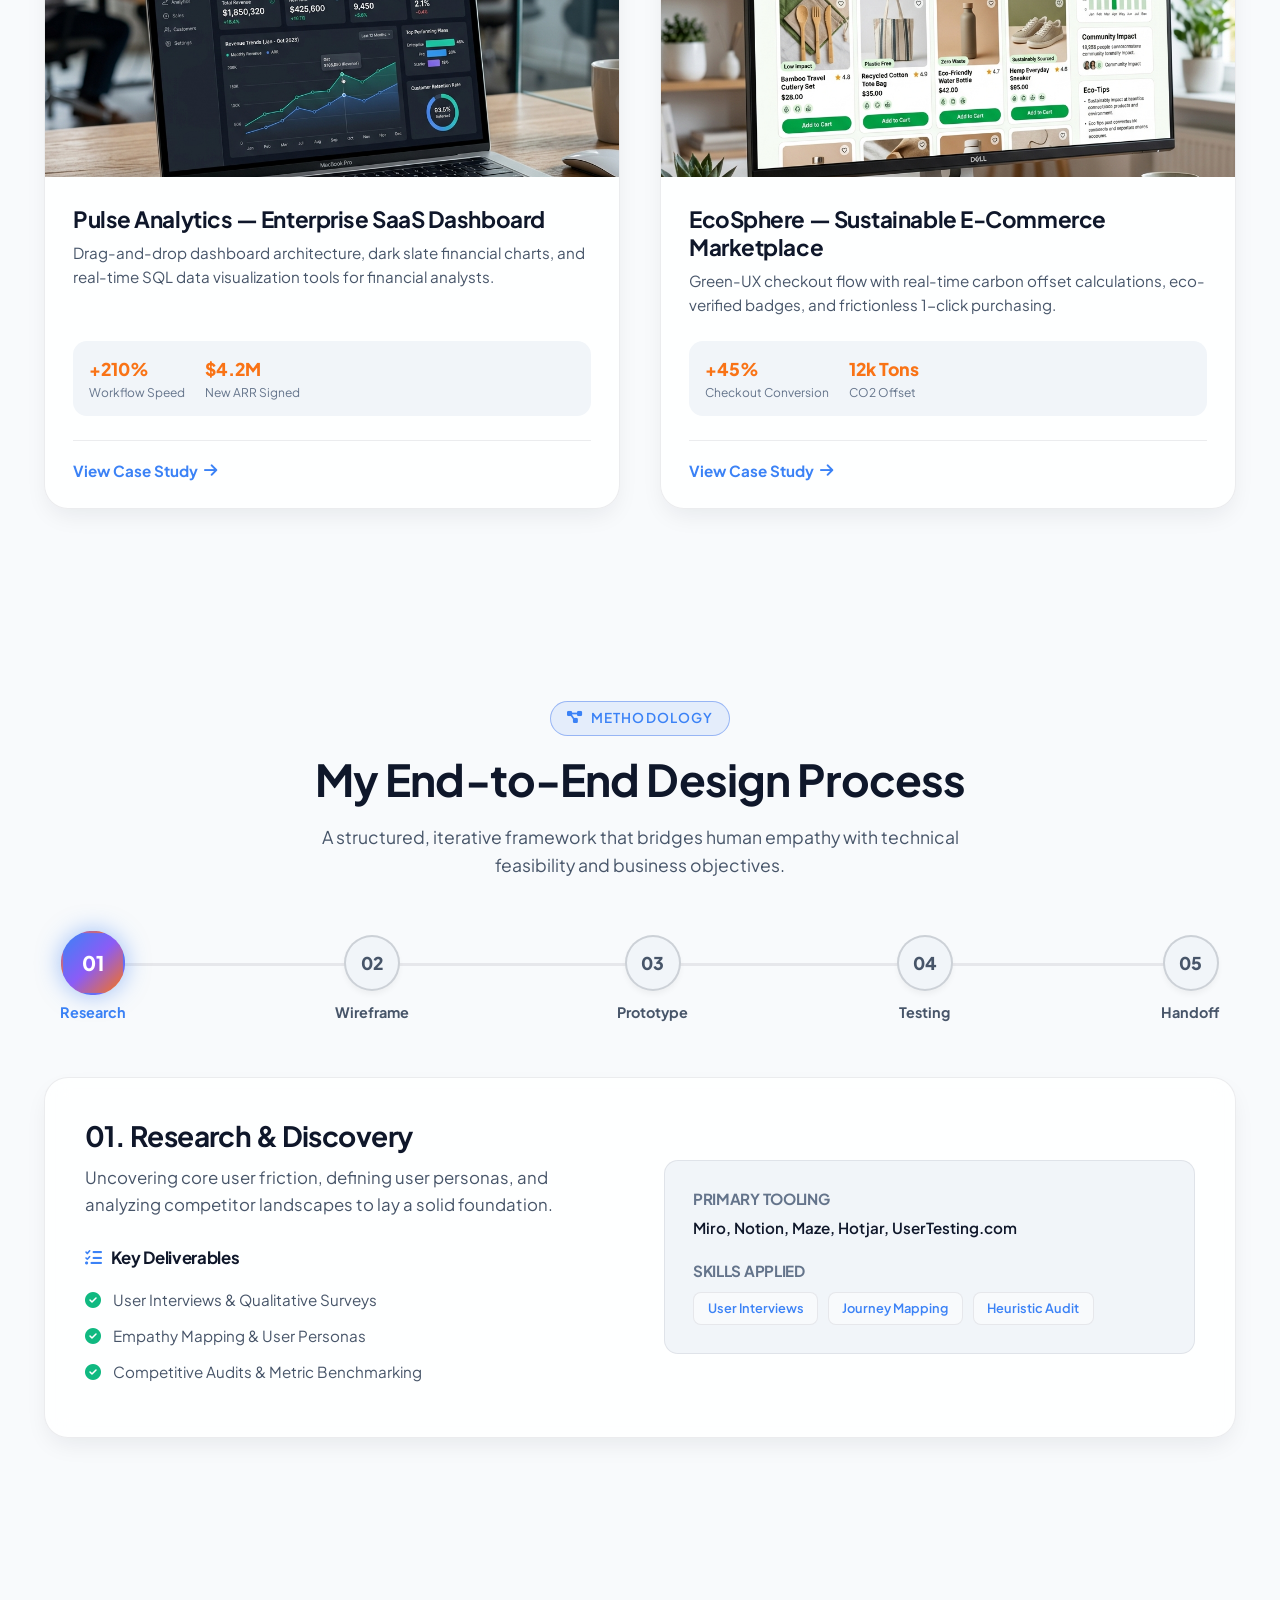
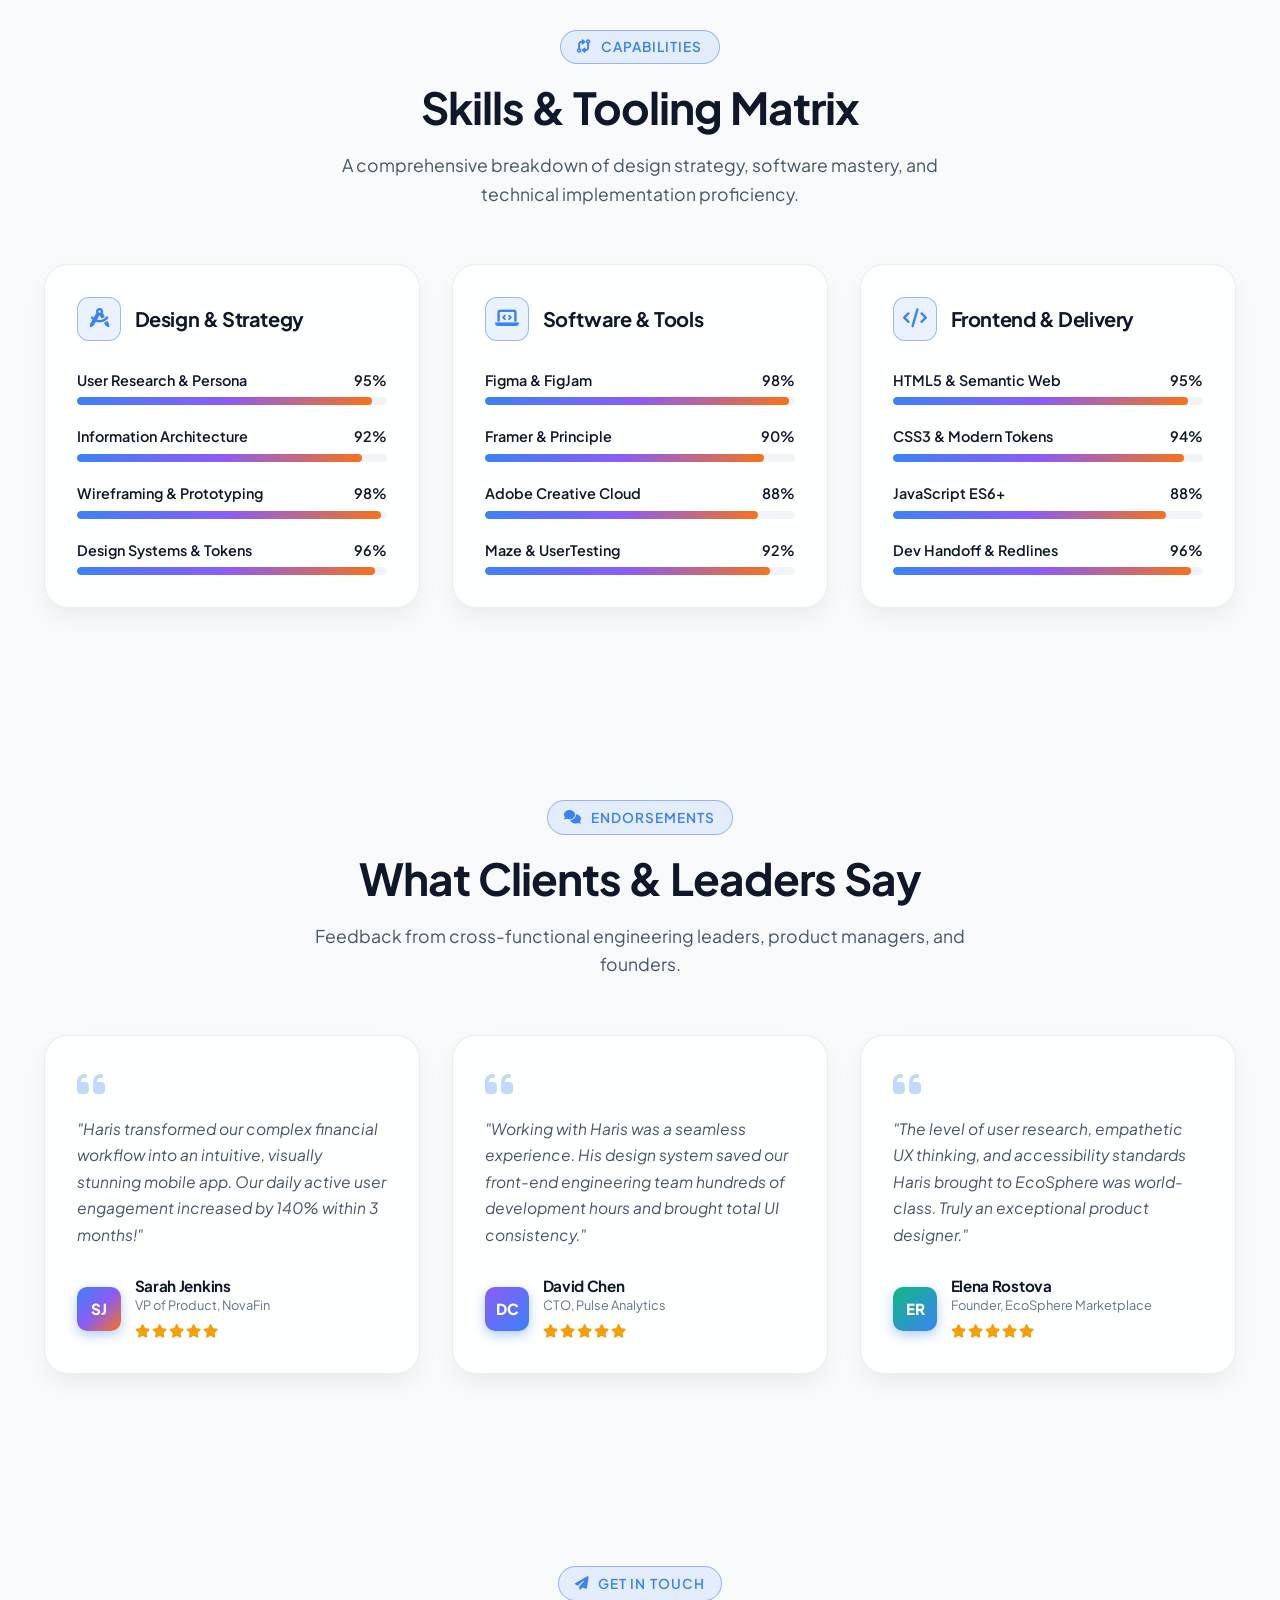
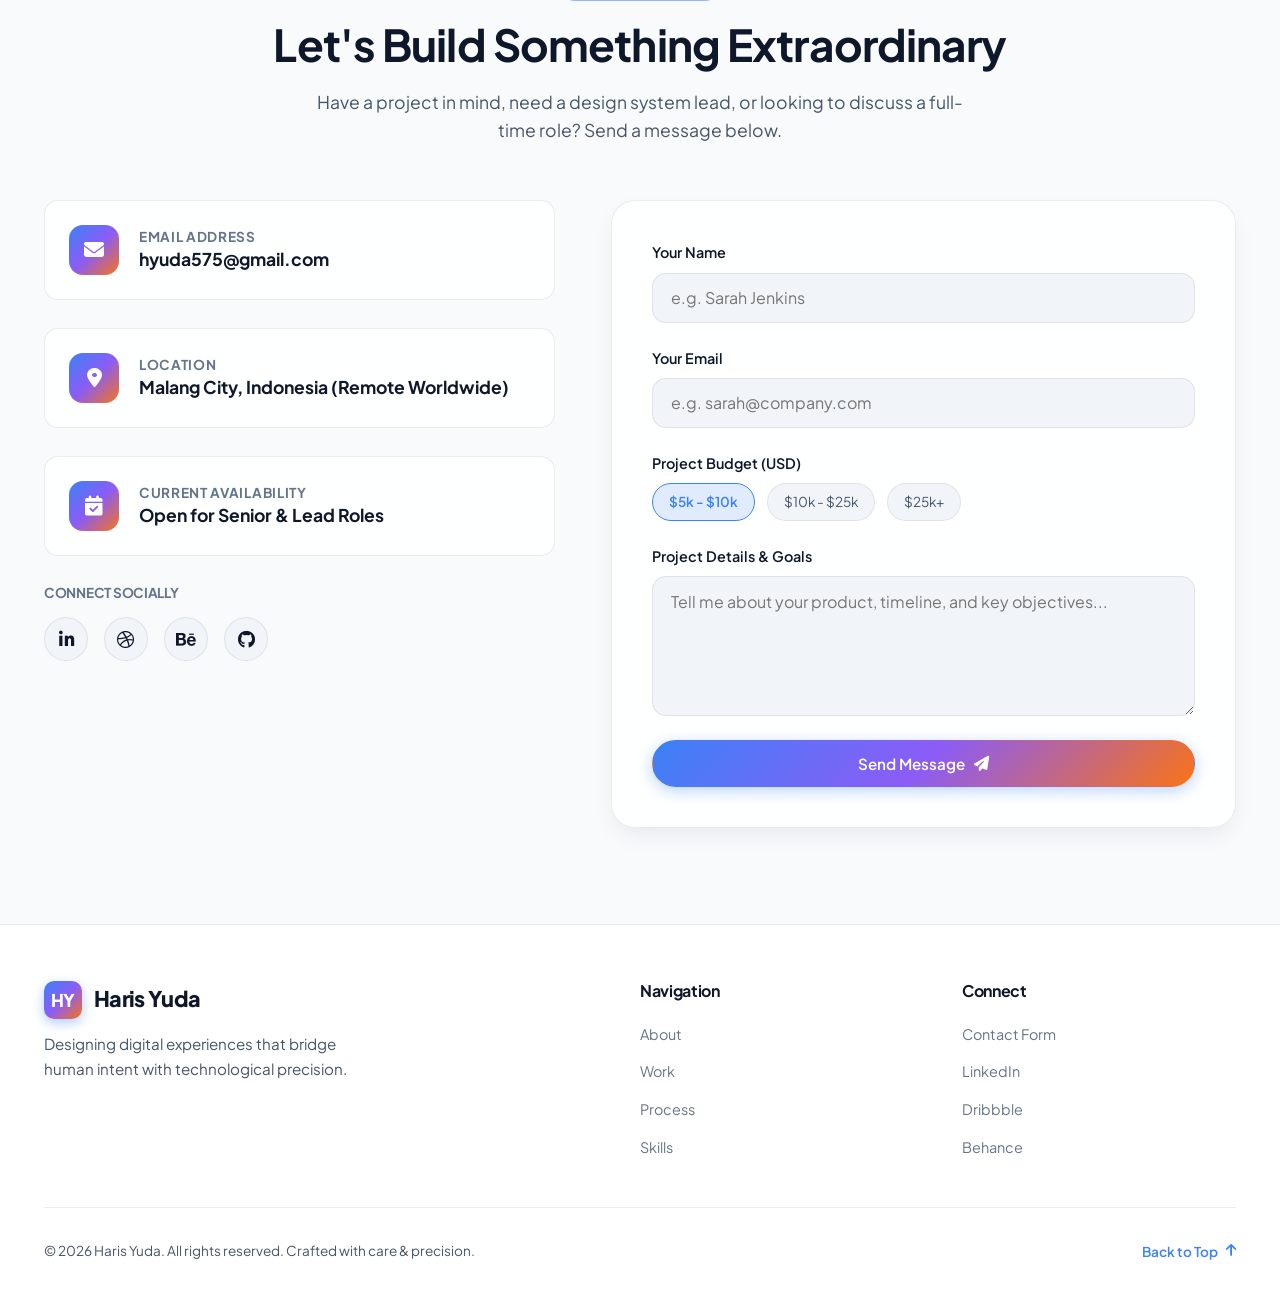
<file: WEBSITE 2/Haris Yuda web.html>
<!DOCTYPE html>
<html lang="en" data-theme="dark">
<head>
  <meta charset="UTF-8">
  <meta name="viewport" content="width=device-width, initial-scale=1.0">
  <meta name="description" content="Portfolio of Haris Yuda, Senior UI/UX & Product Designer specializing in design systems, high-converting digital products, web & mobile applications.">
  <meta name="keywords" content="UI/UX Designer, Product Designer, Design Systems, Mobile App Design, Web Design, Figma, User Experience">
  <meta name="author" content="Haris Yuda">
  
  <!-- Open Graph / Social Media -->
  <meta property="og:title" content="Haris Yuda — Senior UI/UX & Product Designer">
  <meta property="og:description" content="Senior UI/UX & Product Designer crafting scalable design systems and high-impact digital experiences.">
  <meta property="og:type" content="website">
  <meta property="og:image" content="./assets/images/hero_portrait.png">

  <title>Haris Yuda — Senior UI/UX & Product Designer</title>

  <!-- Google Fonts -->
  <link rel="preconnect" href="https://fonts.googleapis.com">
  <link rel="preconnect" href="https://fonts.gstatic.com" crossorigin>
  <link href="https://fonts.googleapis.com/css2?family=Fira+Code:wght@400;600&family=Inter:wght@400;500;600;700&family=Plus+Jakarta+Sans:wght@400;500;600;700;800&display=swap" rel="stylesheet">

  <!-- Font Awesome Icons -->
  <link rel="stylesheet" href="https://cdnjs.cloudflare.com/ajax/libs/font-awesome/6.5.1/css/all.min.css">

  <!-- Stylesheet -->
  <link rel="stylesheet" href="./styles.css">
</head>
<body>

  <!-- ==========================================================================
       HEADER & NAVIGATION BAR
       ========================================================================== -->
  <header id="navbar" class="navbar">
    <div class="nav-container container">
      <a href="#" class="brand-logo" aria-label="Haris Yuda Portfolio Home">
        <span class="brand-badge">HY</span>
        <span>Haris Yuda</span>
      </a>

      <ul id="navLinks" class="nav-links">
        <li><a href="#about" class="nav-link">About</a></li>
        <li><a href="#projects" class="nav-link">Work</a></li>
        <li><a href="#process" class="nav-link">Process</a></li>
        <li><a href="#skills" class="nav-link">Skills</a></li>
        <li><a href="#testimonials" class="nav-link">Reviews</a></li>
        <li><a href="#contact" class="nav-link">Contact</a></li>
      </ul>

      <div class="nav-actions">
        <button id="themeToggle" class="theme-toggle" aria-label="Switch Theme">
          <i id="themeIcon" class="fa-solid fa-moon"></i>
        </button>
        <a href="#contact" class="btn btn-primary">Hire Me</a>
        <button id="mobileToggle" class="mobile-toggle" aria-label="Toggle Mobile Navigation Menu">
          <i class="fa-solid fa-bars"></i>
        </button>
      </div>
    </div>
  </header>

  <!-- ==========================================================================
       HERO SECTION
       ========================================================================== -->
  <section id="hero" class="hero">
    <div class="container">
      <div class="hero-grid">
        <div class="hero-content">
          <div class="hero-status">
            <span class="pulse-dot"></span>
            <span>Available for Selected Projects Q3/Q4</span>
          </div>

          <h1 class="hero-headline">
            Designing <span class="gradient-text">Digital Products</span> People Love to Use
          </h1>

          <p class="hero-tagline">
            Senior UI/UX & Product Designer with 8+ years crafting scalable design systems, high-converting mobile apps, and intuitive enterprise platforms for global brands and venture-backed startups.
          </p>

          <div class="hero-ctas">
            <a href="#projects" class="btn btn-primary">
              <span>View Case Studies</span>
              <i class="fa-solid fa-arrow-right"></i>
            </a>
            <button id="openResumeBtn" class="btn btn-secondary">
              <i class="fa-solid fa-file-pdf"></i>
              <span>View Resume</span>
            </button>
          </div>

          <div class="hero-stats">
            <div class="stat-item">
              <span class="stat-number">8+</span>
              <span class="stat-label">Years Experience</span>
            </div>
            <div class="stat-item">
              <span class="stat-number">45+</span>
              <span class="stat-label">Projects Shipped</span>
            </div>
            <div class="stat-item">
              <span class="stat-number">99%</span>
              <span class="stat-label">Satisfaction Rate</span>
            </div>
            <div class="stat-item">
              <span class="stat-number">$12M+</span>
              <span class="stat-label">Client Impact</span>
            </div>
          </div>
        </div>

        <div class="hero-visual">
          <div class="glass-widget widget-1">
            <div class="widget-icon">
              <i class="fa-solid fa-wand-magic-sparkles"></i>
            </div>
            <div class="widget-info">
              <h5>Design System Master</h5>
              <p>Figma & Tokens Expert</p>
            </div>
          </div>

          <div class="hero-portrait-wrapper">
            <img src="./assets/images/hero_portrait.png" alt="Haris Yuda - Senior UI/UX Designer" class="hero-portrait">
          </div>

          <div class="glass-widget widget-2">
            <div class="widget-icon">
              <i class="fa-solid fa-trophy"></i>
            </div>
            <div class="widget-info">
              <h5>UX Award Winner</h5>
              <p>2025 Product Design Lead</p>
            </div>
          </div>
        </div>
      </div>
    </div>
  </section>

  <!-- ==========================================================================
       ABOUT ME SECTION
       ========================================================================== -->
  <section id="about" class="section">
    <div class="container">
      <div class="text-center" style="margin-bottom: 3.5rem;">
        <span class="section-tag"><i class="fa-solid fa-user"></i> About Me</span>
        <h2 class="section-title">Transforming Complex Ideas into Seamless Interfaces</h2>
        <p class="section-desc mx-auto">
          Combining deep user empathy with data-driven strategy to build products that drive real business growth.
        </p>
      </div>

      <div class="about-grid">
        <div class="about-card">
          <p class="about-bio">
            I'm Haris Yuda, a Senior UI/UX & Product Designer based in Malang City, Indonesia. Over the last decade, I've led product design initiatives for FinTech platforms, healthcare applications, and enterprise SaaS systems.
          </p>
          <p class="about-bio" style="margin-bottom: 0;">
            My philosophy centers on creating cohesive design systems that streamline production, elevate user experience, and ensure accessible digital products for millions of daily active users.
          </p>

          <div class="philosophy-grid">
            <div class="philosophy-item">
              <div class="philosophy-icon"><i class="fa-solid fa-bullseye"></i></div>
              <h4>User-Centric</h4>
              <p>Every layout serves a functional user need and business goal.</p>
            </div>
            <div class="philosophy-item">
              <div class="philosophy-icon"><i class="fa-solid fa-layer-group"></i></div>
              <h4>Systemic Thinking</h4>
              <p>Scalable Figma tokens, components, and design libraries.</p>
            </div>
            <div class="philosophy-item">
              <div class="philosophy-icon"><i class="fa-solid fa-bolt"></i></div>
              <h4>Data & Empathy</h4>
              <p>Blending user testing insights with measurable metrics.</p>
            </div>
          </div>

          <div class="about-actions">
            <a href="#contact" class="btn btn-primary">Let's Collaborate</a>
            <a href="#skills" class="btn btn-secondary">Explore Tooling</a>
          </div>
        </div>

        <div style="display: flex; flex-direction: column; gap: 1.5rem;">
          <div class="contact-card">
            <div class="contact-icon"><i class="fa-solid fa-universal-access"></i></div>
            <div class="contact-details">
              <h5>Accessibility Standard</h5>
              <p>100% WCAG 2.1 AAA Compliant Designs</p>
            </div>
          </div>

          <div class="contact-card">
            <div class="contact-icon"><i class="fa-solid fa-microchip"></i></div>
            <div class="contact-details">
              <h5>Design System Architecture</h5>
              <p>Multi-Brand Figma Token Systems</p>
            </div>
          </div>

          <div class="contact-card">
            <div class="contact-icon"><i class="fa-solid fa-vial-circle-check"></i></div>
            <div class="contact-details">
              <h5>Usability & Testing</h5>
              <p>Rapid Prototyping & A/B Validation</p>
            </div>
          </div>
        </div>
      </div>
    </div>
  </section>

  <!-- ==========================================================================
       FEATURED PROJECTS / CASE STUDIES SECTION
       ========================================================================== -->
  <section id="projects" class="section">
    <div class="container">
      <div class="text-center" style="margin-bottom: 2rem;">
        <span class="section-tag"><i class="fa-solid fa-briefcase"></i> Featured Work</span>
        <h2 class="section-title">Selected Case Studies</h2>
        <p class="section-desc mx-auto">
          In-depth exploration of design strategy, user research, wireframing, and measurable business outcomes.
        </p>
      </div>

      <div class="project-filters">
        <button class="filter-btn active" data-filter="all">All Projects</button>
        <button class="filter-btn" data-filter="mobile">Mobile Apps</button>
        <button class="filter-btn" data-filter="saas">B2B SaaS</button>
        <button class="filter-btn" data-filter="ecommerce">E-Commerce</button>
      </div>

      <div class="projects-grid">
        <!-- Project 1: NovaFin -->
        <div class="project-card" data-category="mobile">
          <div class="project-thumb-wrapper">
            <img src="./assets/images/project_novafin.png" alt="NovaFin Mobile App UI Design" class="project-thumb">
            <div class="project-tag-overlay">
              <span class="project-tag">FinTech</span>
              <span class="project-tag">Mobile App</span>
              <span class="project-tag">iOS / Android</span>
            </div>
          </div>
          <div class="project-body">
            <h3 class="project-title">NovaFin — Next-Gen Wealth & Mobile Banking</h3>
            <p class="project-desc">
              Complete redesign of mobile wealth management app focusing on fast transfers, automated budgeting, and modern dark glass visual language.
            </p>
            <div class="project-metrics">
              <div class="metric-item">
                <span class="metric-val">+140%</span>
                <span class="metric-lbl">DAU Engagement</span>
              </div>
              <div class="metric-item">
                <span class="metric-val">-35%</span>
                <span class="metric-lbl">Onboarding Drop-off</span>
              </div>
            </div>
            <div class="project-footer">
              <button class="view-case-study" data-project="novafin">
                <span>View Case Study</span>
                <i class="fa-solid fa-arrow-right"></i>
              </button>
            </div>
          </div>
        </div>

        <!-- Project 2: AuraHealth -->
        <div class="project-card" data-category="mobile">
          <div class="project-thumb-wrapper">
            <img src="./assets/images/project_aurahealth.png" alt="AuraHealth App UI Design" class="project-thumb">
            <div class="project-tag-overlay">
              <span class="project-tag">Healthcare</span>
              <span class="project-tag">Mindfulness</span>
              <span class="project-tag">AI App</span>
            </div>
          </div>
          <div class="project-body">
            <h3 class="project-title">AuraHealth — AI Mindfulness & Wellness Platform</h3>
            <p class="project-desc">
              Empathetic mood-logging UI with adaptive voice-guided sessions, biometric data sync, and soothing haptic micro-interactions.
            </p>
            <div class="project-metrics">
              <div class="metric-item">
                <span class="metric-val">98%</span>
                <span class="metric-lbl">30-Day Retention</span>
              </div>
              <div class="metric-item">
                <span class="metric-val">100%</span>
                <span class="metric-lbl">WCAG AAA Score</span>
              </div>
            </div>
            <div class="project-footer">
              <button class="view-case-study" data-project="aurahealth">
                <span>View Case Study</span>
                <i class="fa-solid fa-arrow-right"></i>
              </button>
            </div>
          </div>
        </div>

        <!-- Project 3: Pulse Analytics -->
        <div class="project-card" data-category="saas">
          <div class="project-thumb-wrapper">
            <img src="./assets/images/project_pulse.png" alt="Pulse Analytics Dashboard UI Design" class="project-thumb">
            <div class="project-tag-overlay">
              <span class="project-tag">Enterprise</span>
              <span class="project-tag">B2B SaaS</span>
              <span class="project-tag">Analytics</span>
            </div>
          </div>
          <div class="project-body">
            <h3 class="project-title">Pulse Analytics — Enterprise SaaS Dashboard</h3>
            <p class="project-desc">
              Drag-and-drop dashboard architecture, dark slate financial charts, and real-time SQL data visualization tools for financial analysts.
            </p>
            <div class="project-metrics">
              <div class="metric-item">
                <span class="metric-val">+210%</span>
                <span class="metric-lbl">Workflow Speed</span>
              </div>
              <div class="metric-item">
                <span class="metric-val">$4.2M</span>
                <span class="metric-lbl">New ARR Signed</span>
              </div>
            </div>
            <div class="project-footer">
              <button class="view-case-study" data-project="pulse">
                <span>View Case Study</span>
                <i class="fa-solid fa-arrow-right"></i>
              </button>
            </div>
          </div>
        </div>

        <!-- Project 4: EcoSphere -->
        <div class="project-card" data-category="ecommerce">
          <div class="project-thumb-wrapper">
            <img src="./assets/images/project_ecosphere.png" alt="EcoSphere Marketplace UI Design" class="project-thumb">
            <div class="project-tag-overlay">
              <span class="project-tag">E-Commerce</span>
              <span class="project-tag">Sustainability</span>
              <span class="project-tag">Web App</span>
            </div>
          </div>
          <div class="project-body">
            <h3 class="project-title">EcoSphere — Sustainable E-Commerce Marketplace</h3>
            <p class="project-desc">
              Green-UX checkout flow with real-time carbon offset calculations, eco-verified badges, and frictionless 1-click purchasing.
            </p>
            <div class="project-metrics">
              <div class="metric-item">
                <span class="metric-val">+45%</span>
                <span class="metric-lbl">Checkout Conversion</span>
              </div>
              <div class="metric-item">
                <span class="metric-val">12k Tons</span>
                <span class="metric-lbl">CO2 Offset</span>
              </div>
            </div>
            <div class="project-footer">
              <button class="view-case-study" data-project="ecosphere">
                <span>View Case Study</span>
                <i class="fa-solid fa-arrow-right"></i>
              </button>
            </div>
          </div>
        </div>
      </div>
    </div>
  </section>

  <!-- ==========================================================================
       DESIGN PROCESS SECTION
       ========================================================================== -->
  <section id="process" class="section">
    <div class="container">
      <div class="text-center" style="margin-bottom: 3.5rem;">
        <span class="section-tag"><i class="fa-solid fa-diagram-project"></i> Methodology</span>
        <h2 class="section-title">My End-to-End Design Process</h2>
        <p class="section-desc mx-auto">
          A structured, iterative framework that bridges human empathy with technical feasibility and business objectives.
        </p>
      </div>

      <!-- Interactive Stepper -->
      <div class="process-stepper">
        <button class="step-node active" data-step="0">
          <div class="step-circle">01</div>
          <span class="step-name">Research</span>
        </button>
        <button class="step-node" data-step="1">
          <div class="step-circle">02</div>
          <span class="step-name">Wireframe</span>
        </button>
        <button class="step-node" data-step="2">
          <div class="step-circle">03</div>
          <span class="step-name">Prototype</span>
        </button>
        <button class="step-node" data-step="3">
          <div class="step-circle">04</div>
          <span class="step-name">Testing</span>
        </button>
        <button class="step-node" data-step="4">
          <div class="step-circle">05</div>
          <span class="step-name">Handoff</span>
        </button>
      </div>

      <!-- Dynamic Content Card -->
      <div class="process-content-card">
        <div class="process-detail-header">
          <h3 id="processTitle">01. Research & Discovery</h3>
          <p id="processDesc">
            Uncovering core user friction, defining user personas, and analyzing competitor landscapes to lay a solid foundation.
          </p>

          <h4 style="font-size: 1.05rem; margin-top: 1.5rem; color: var(--text-primary);">
            <i class="fa-solid fa-list-check" style="color: var(--accent-primary); margin-right: 0.4rem;"></i> Key Deliverables
          </h4>
          <ul id="processDeliverables" class="deliverables-list">
            <li><i class="fa-solid fa-circle-check"></i> User Interviews & Qualitative Surveys</li>
            <li><i class="fa-solid fa-circle-check"></i> Empathy Mapping & User Personas</li>
            <li><i class="fa-solid fa-circle-check"></i> Competitive Audits & Metric Benchmarking</li>
          </ul>
        </div>

        <div class="process-visual-box">
          <div>
            <h4 style="font-size: 0.95rem; margin-bottom: 0.5rem; color: var(--text-muted); text-transform: uppercase;">Primary Tooling</h4>
            <p id="processToolsText" style="font-size: 0.95rem; color: var(--text-primary); font-weight: 600;">
              Miro, Notion, Maze, Hotjar, UserTesting.com
            </p>
          </div>

          <div>
            <h4 style="font-size: 0.95rem; margin-bottom: 0.75rem; color: var(--text-muted); text-transform: uppercase;">Skills Applied</h4>
            <div id="processBadges" class="process-tool-badges">
              <span class="tool-badge">User Interviews</span>
              <span class="tool-badge">Journey Mapping</span>
              <span class="tool-badge">Heuristic Audit</span>
            </div>
          </div>
        </div>
      </div>
    </div>
  </section>

  <!-- ==========================================================================
       SKILLS & TOOLING MATRIX SECTION
       ========================================================================== -->
  <section id="skills" class="section">
    <div class="container">
      <div class="text-center" style="margin-bottom: 3.5rem;">
        <span class="section-tag"><i class="fa-solid fa-code-compare"></i> Capabilities</span>
        <h2 class="section-title">Skills & Tooling Matrix</h2>
        <p class="section-desc mx-auto">
          A comprehensive breakdown of design strategy, software mastery, and technical implementation proficiency.
        </p>
      </div>

      <div class="skills-grid">
        <!-- Category 1 -->
        <div class="skill-category-card">
          <div class="category-header">
            <div class="category-icon"><i class="fa-solid fa-compass-drafting"></i></div>
            <h3>Design & Strategy</h3>
          </div>
          <div class="skill-items">
            <div>
              <div class="skill-item-info"><span>User Research & Persona</span><span>95%</span></div>
              <div class="skill-progress-bg"><div class="skill-progress-fill" style="width: 95%;"></div></div>
            </div>
            <div>
              <div class="skill-item-info"><span>Information Architecture</span><span>92%</span></div>
              <div class="skill-progress-bg"><div class="skill-progress-fill" style="width: 92%;"></div></div>
            </div>
            <div>
              <div class="skill-item-info"><span>Wireframing & Prototyping</span><span>98%</span></div>
              <div class="skill-progress-bg"><div class="skill-progress-fill" style="width: 98%;"></div></div>
            </div>
            <div>
              <div class="skill-item-info"><span>Design Systems & Tokens</span><span>96%</span></div>
              <div class="skill-progress-bg"><div class="skill-progress-fill" style="width: 96%;"></div></div>
            </div>
          </div>
        </div>

        <!-- Category 2 -->
        <div class="skill-category-card">
          <div class="category-header">
            <div class="category-icon"><i class="fa-solid fa-laptop-code"></i></div>
            <h3>Software & Tools</h3>
          </div>
          <div class="skill-items">
            <div>
              <div class="skill-item-info"><span>Figma & FigJam</span><span>98%</span></div>
              <div class="skill-progress-bg"><div class="skill-progress-fill" style="width: 98%;"></div></div>
            </div>
            <div>
              <div class="skill-item-info"><span>Framer & Principle</span><span>90%</span></div>
              <div class="skill-progress-bg"><div class="skill-progress-fill" style="width: 90%;"></div></div>
            </div>
            <div>
              <div class="skill-item-info"><span>Adobe Creative Cloud</span><span>88%</span></div>
              <div class="skill-progress-bg"><div class="skill-progress-fill" style="width: 88%;"></div></div>
            </div>
            <div>
              <div class="skill-item-info"><span>Maze & UserTesting</span><span>92%</span></div>
              <div class="skill-progress-bg"><div class="skill-progress-fill" style="width: 92%;"></div></div>
            </div>
          </div>
        </div>

        <!-- Category 3 -->
        <div class="skill-category-card">
          <div class="category-header">
            <div class="category-icon"><i class="fa-solid fa-code"></i></div>
            <h3>Frontend & Delivery</h3>
          </div>
          <div class="skill-items">
            <div>
              <div class="skill-item-info"><span>HTML5 & Semantic Web</span><span>95%</span></div>
              <div class="skill-progress-bg"><div class="skill-progress-fill" style="width: 95%;"></div></div>
            </div>
            <div>
              <div class="skill-item-info"><span>CSS3 & Modern Tokens</span><span>94%</span></div>
              <div class="skill-progress-bg"><div class="skill-progress-fill" style="width: 94%;"></div></div>
            </div>
            <div>
              <div class="skill-item-info"><span>JavaScript ES6+</span><span>88%</span></div>
              <div class="skill-progress-bg"><div class="skill-progress-fill" style="width: 88%;"></div></div>
            </div>
            <div>
              <div class="skill-item-info"><span>Dev Handoff & Redlines</span><span>96%</span></div>
              <div class="skill-progress-bg"><div class="skill-progress-fill" style="width: 96%;"></div></div>
            </div>
          </div>
        </div>
      </div>
    </div>
  </section>

  <!-- ==========================================================================
       TESTIMONIALS SECTION
       ========================================================================== -->
  <section id="testimonials" class="section">
    <div class="container">
      <div class="text-center" style="margin-bottom: 3.5rem;">
        <span class="section-tag"><i class="fa-solid fa-comments"></i> Endorsements</span>
        <h2 class="section-title">What Clients & Leaders Say</h2>
        <p class="section-desc mx-auto">
          Feedback from cross-functional engineering leaders, product managers, and founders.
        </p>
      </div>

      <div class="testimonials-grid">
        <!-- Testimonial 1 -->
        <div class="testimonial-card">
          <i class="fa-solid fa-quote-left quote-icon"></i>
          <p class="testimonial-quote">
            "Haris transformed our complex financial workflow into an intuitive, visually stunning mobile app. Our daily active user engagement increased by 140% within 3 months!"
          </p>
          <div class="testimonial-author">
            <div class="brand-badge" style="width: 44px; height: 44px; font-size: 0.95rem;">SJ</div>
            <div class="author-info">
              <h5>Sarah Jenkins</h5>
              <p>VP of Product, NovaFin</p>
              <div class="rating-stars">
                <i class="fa-solid fa-star"></i>
                <i class="fa-solid fa-star"></i>
                <i class="fa-solid fa-star"></i>
                <i class="fa-solid fa-star"></i>
                <i class="fa-solid fa-star"></i>
              </div>
            </div>
          </div>
        </div>

        <!-- Testimonial 2 -->
        <div class="testimonial-card">
          <i class="fa-solid fa-quote-left quote-icon"></i>
          <p class="testimonial-quote">
            "Working with Haris was a seamless experience. His design system saved our front-end engineering team hundreds of development hours and brought total UI consistency."
          </p>
          <div class="testimonial-author">
            <div class="brand-badge" style="width: 44px; height: 44px; font-size: 0.95rem; background: linear-gradient(135deg, #8B5CF6, #3B82F6);">DC</div>
            <div class="author-info">
              <h5>David Chen</h5>
              <p>CTO, Pulse Analytics</p>
              <div class="rating-stars">
                <i class="fa-solid fa-star"></i>
                <i class="fa-solid fa-star"></i>
                <i class="fa-solid fa-star"></i>
                <i class="fa-solid fa-star"></i>
                <i class="fa-solid fa-star"></i>
              </div>
            </div>
          </div>
        </div>

        <!-- Testimonial 3 -->
        <div class="testimonial-card">
          <i class="fa-solid fa-quote-left quote-icon"></i>
          <p class="testimonial-quote">
            "The level of user research, empathetic UX thinking, and accessibility standards Haris brought to EcoSphere was world-class. Truly an exceptional product designer."
          </p>
          <div class="testimonial-author">
            <div class="brand-badge" style="width: 44px; height: 44px; font-size: 0.95rem; background: linear-gradient(135deg, #10B981, #3B82F6);">ER</div>
            <div class="author-info">
              <h5>Elena Rostova</h5>
              <p>Founder, EcoSphere Marketplace</p>
              <div class="rating-stars">
                <i class="fa-solid fa-star"></i>
                <i class="fa-solid fa-star"></i>
                <i class="fa-solid fa-star"></i>
                <i class="fa-solid fa-star"></i>
                <i class="fa-solid fa-star"></i>
              </div>
            </div>
          </div>
        </div>
      </div>
    </div>
  </section>

  <!-- ==========================================================================
       CONTACT SECTION & FORM
       ========================================================================== -->
  <section id="contact" class="section">
    <div class="container">
      <div class="text-center" style="margin-bottom: 3.5rem;">
        <span class="section-tag"><i class="fa-solid fa-paper-plane"></i> Get In Touch</span>
        <h2 class="section-title">Let's Build Something Extraordinary</h2>
        <p class="section-desc mx-auto">
          Have a project in mind, need a design system lead, or looking to discuss a full-time role? Send a message below.
        </p>
      </div>

      <div class="contact-grid">
        <!-- Contact Cards -->
        <div class="contact-info-box">
          <div class="contact-card">
            <div class="contact-icon"><i class="fa-solid fa-envelope"></i></div>
            <div class="contact-details">
              <h5>Email Address</h5>
              <p>hyuda575@gmail.com</p>
            </div>
          </div>

          <div class="contact-card">
            <div class="contact-icon"><i class="fa-solid fa-location-dot"></i></div>
            <div class="contact-details">
              <h5>Location</h5>
              <p>Malang City, Indonesia (Remote Worldwide)</p>
            </div>
          </div>

          <div class="contact-card">
            <div class="contact-icon"><i class="fa-solid fa-calendar-check"></i></div>
            <div class="contact-details">
              <h5>Current Availability</h5>
              <p>Open for Senior & Lead Roles</p>
            </div>
          </div>

          <div>
            <h5 style="font-size: 0.85rem; color: var(--text-muted); text-transform: uppercase; margin-bottom: 0.75rem;">Connect Socially</h5>
            <div class="social-links">
              <a href="#" class="social-btn" aria-label="LinkedIn Profile"><i class="fa-brands fa-linkedin-in"></i></a>
              <a href="#" class="social-btn" aria-label="Dribbble Profile"><i class="fa-brands fa-dribbble"></i></a>
              <a href="#" class="social-btn" aria-label="Behance Profile"><i class="fa-brands fa-behance"></i></a>
              <a href="#" class="social-btn" aria-label="GitHub Profile"><i class="fa-brands fa-github"></i></a>
            </div>
          </div>
        </div>

        <!-- Contact Form -->
        <div class="contact-form-wrapper">
          <form id="contactForm">
            <div class="form-group">
              <label for="nameInput" class="form-label">Your Name</label>
              <input type="text" id="nameInput" class="form-input" placeholder="e.g. Sarah Jenkins" required>
            </div>

            <div class="form-group">
              <label for="emailInput" class="form-label">Your Email</label>
              <input type="email" id="emailInput" class="form-input" placeholder="e.g. sarah@company.com" required>
            </div>

            <div class="form-group">
              <label class="form-label">Project Budget (USD)</label>
              <div class="budget-options">
                <span class="budget-pill active" data-budget="$5k - $10k">$5k - $10k</span>
                <span class="budget-pill" data-budget="$10k - $25k">$10k - $25k</span>
                <span class="budget-pill" data-budget="$25k+">$25k+</span>
              </div>
            </div>

            <div class="form-group">
              <label for="messageInput" class="form-label">Project Details & Goals</label>
              <textarea id="messageInput" class="form-textarea" placeholder="Tell me about your product, timeline, and key objectives..." required></textarea>
            </div>

            <button type="submit" class="btn btn-primary" style="width: 100%;">
              <span>Send Message</span>
              <i class="fa-solid fa-paper-plane"></i>
            </button>
          </form>
        </div>
      </div>
    </div>
  </section>

  <!-- ==========================================================================
       MODALS (<dialog> elements)
       ========================================================================== -->
  <!-- Case Study Dynamic Modal -->
  <dialog id="caseStudyModal" class="case-study-modal">
    <div class="modal-header">
      <h3 id="modalProjectTitle">Project Breakdown</h3>
      <button id="closeCaseStudyModal" class="modal-close-btn" aria-label="Close Modal">
        <i class="fa-solid fa-xmark"></i>
      </button>
    </div>
    <div id="modalProjectContent" class="modal-body">
      <!-- Content populated dynamically via script.js -->
    </div>
  </dialog>

  <!-- Resume Preview Modal -->
  <dialog id="resumeModal" class="resume-modal">
    <div class="modal-header">
      <h3>Haris Yuda — Professional Resume</h3>
      <button id="closeResumeModal" class="modal-close-btn" aria-label="Close Modal">
        <i class="fa-solid fa-xmark"></i>
      </button>
    </div>
    <div class="modal-body">
      <div style="margin-bottom: 2rem;">
        <h4 style="color: var(--accent-primary); font-size: 1.2rem; margin-bottom: 0.5rem;">Senior UI/UX & Lead Product Designer</h4>
        <p style="color: var(--text-muted); font-size: 0.9rem;">Malang City, Indonesia • hyuda575@gmail.com</p>
      </div>

      <div class="cs-section">
        <h4><i class="fa-solid fa-briefcase"></i> Work Experience</h4>
        <div style="display: flex; flex-direction: column; gap: 1.25rem; margin-top: 1rem;">
          <div>
            <h5 style="font-size: 1.05rem;">Lead Product Designer — NovaFin Technologies</h5>
            <p style="font-size: 0.85rem; color: var(--accent-secondary); margin-bottom: 0.4rem;">2022 — Present</p>
            <p>Spearheaded design system architecture for iOS, Android, and Web platforms serving 1.5M+ active users. Improved checkout conversion by 35% and introduced automated dark mode token library.</p>
          </div>
          <div>
            <h5 style="font-size: 1.05rem;">Senior UX/UI Designer — Pulse SaaS Solutions</h5>
            <p style="font-size: 0.85rem; color: var(--accent-secondary); margin-bottom: 0.4rem;">2019 — 2022</p>
            <p>Led end-to-end UX research and data table design for Fortune 500 enterprise dashboard platform. Reduced analyst task execution times by 210%.</p>
          </div>
        </div>
      </div>

      <div class="cs-section">
        <h4><i class="fa-solid fa-graduation-cap"></i> Education & Certifications</h4>
        <p><strong>B.S. in Human-Computer Interaction (HCI)</strong> — Stanford University (2014 – 2018)</p>
        <p>Certified NN/g UX Master • Google UX Professional Certification</p>
      </div>

      <div style="text-align: center; margin-top: 2rem;">
        <a href="./assets/images/hero_portrait.png" download="Haris_Yuda_Resume.png" class="btn btn-primary">
          <i class="fa-solid fa-download"></i> Download Full Resume PDF
        </a>
      </div>
    </div>
  </dialog>

  <!-- Success Notification Modal -->
  <dialog id="successModal" class="case-study-modal" style="max-width: 500px;">
    <div class="modal-header">
      <h3>Message Sent!</h3>
      <button id="closeSuccessModal" class="modal-close-btn" aria-label="Close Modal">
        <i class="fa-solid fa-xmark"></i>
      </button>
    </div>
    <div class="modal-body text-center" style="padding: 3rem 2rem;">
      <i class="fa-solid fa-circle-check" style="font-size: 3.5rem; color: var(--accent-emerald); margin-bottom: 1rem;"></i>
      <h4 style="font-size: 1.35rem; margin-bottom: 0.5rem;">Thank You!</h4>
      <p style="color: var(--text-secondary);">Your message has been submitted successfully. I'll get back to you within 24 hours.</p>
    </div>
  </dialog>

  <!-- ==========================================================================
       FOOTER
       ========================================================================== -->
  <footer class="footer">
    <div class="container">
      <div class="footer-grid">
        <div class="footer-brand">
          <a href="#" class="brand-logo">
            <span class="brand-badge">HY</span>
            <span>Haris Yuda</span>
          </a>
          <p>Designing digital experiences that bridge human intent with technological precision.</p>
        </div>

        <div class="footer-links">
          <h4>Navigation</h4>
          <ul>
            <li><a href="#about">About</a></li>
            <li><a href="#projects">Work</a></li>
            <li><a href="#process">Process</a></li>
            <li><a href="#skills">Skills</a></li>
          </ul>
        </div>

        <div class="footer-links">
          <h4>Connect</h4>
          <ul>
            <li><a href="#contact">Contact Form</a></li>
            <li><a href="#">LinkedIn</a></li>
            <li><a href="#">Dribbble</a></li>
            <li><a href="#">Behance</a></li>
          </ul>
        </div>
      </div>

      <div class="footer-bottom">
        <p>© 2026 Haris Yuda. All rights reserved. Crafted with care & precision.</p>
        <button id="backToTopBtn" class="back-to-top">
          <span>Back to Top</span>
          <i class="fa-solid fa-arrow-up"></i>
        </button>
      </div>
    </div>
  </footer>

  <!-- Interactive JavaScript Engine -->
  <script src="./script.js"></script>
</body>
</html>
</file>
<file: WEBSITE 2/styles.css>
/* ==========================================================================
   Haris Yuda - SENIOR WEB UI/UX DESIGNER PORTFOLIO
   Design System & Stylesheet (Dark/Light Dual Theme & Glassmorphism)
   ========================================================================== */

/* --------------------------------------------------------------------------
   1. ROOT VARIABLES & THEME TOKENS
   -------------------------------------------------------------------------- */
:root {
  /* Color Palette - Dark Mode (Default) */
  --bg-primary: #090D16;
  --bg-secondary: #0F172A;
  --bg-tertiary: #1E293B;
  --bg-card: rgba(15, 23, 42, 0.75);
  --bg-card-hover: rgba(30, 41, 59, 0.85);
  --bg-glass: rgba(15, 23, 42, 0.65);
  --bg-modal: rgba(15, 23, 42, 0.95);

  --text-primary: #F8FAFC;
  --text-secondary: #94A3B8;
  --text-muted: #64748B;
  --text-inverse: #0F172A;

  /* Accents */
  --accent-primary: #3B82F6;
  /* Electric Blue */
  --accent-secondary: #F97316;
  /* Sunset Orange */
  --accent-purple: #8B5CF6;
  /* Creative Violet */
  --accent-emerald: #10B981;
  /* Success / Live status */

  /* Gradients */
  --gradient-brand: linear-gradient(135deg, #3B82F6 0%, #8B5CF6 50%, #F97316 100%);
  --gradient-glow: radial-gradient(circle, rgba(59, 130, 246, 0.15) 0%, rgba(249, 115, 22, 0.05) 50%, transparent 100%);
  --gradient-card: linear-gradient(180deg, rgba(255, 255, 255, 0.05) 0%, rgba(255, 255, 255, 0) 100%);

  /* Borders & Shadows */
  --border-subtle: rgba(255, 255, 255, 0.08);
  --border-strong: rgba(255, 255, 255, 0.16);
  --border-accent: rgba(59, 130, 246, 0.5);
  --shadow-sm: 0 4px 6px -1px rgba(0, 0, 0, 0.3);
  --shadow-md: 0 10px 25px -5px rgba(0, 0, 0, 0.4);
  --shadow-lg: 0 20px 40px -15px rgba(0, 0, 0, 0.6);
  --shadow-glow: 0 0 35px -5px rgba(59, 130, 246, 0.3);

  /* Typography */
  --font-main: 'Plus Jakarta Sans', 'Inter', -apple-system, BlinkMacSystemFont, sans-serif;
  --font-code: 'Fira Code', monospace;

  /* Layout & Spacing */
  --nav-height: 80px;
  --container-max: 1240px;
  --radius-sm: 8px;
  --radius-md: 14px;
  --radius-lg: 24px;
  --radius-full: 9999px;

  /* Transitions */
  --transition-fast: 0.2s cubic-bezier(0.4, 0, 0.2, 1);
  --transition-normal: 0.3s cubic-bezier(0.4, 0, 0.2, 1);
  --transition-smooth: 0.5s cubic-bezier(0.16, 1, 0.3, 1);
}

/* Light Theme Overrides */
[data-theme="light"] {
  --bg-primary: #F8FAFC;
  --bg-secondary: #FFFFFF;
  --bg-tertiary: #F1F5F9;
  --bg-card: rgba(255, 255, 255, 0.85);
  --bg-card-hover: rgba(255, 255, 255, 0.95);
  --bg-glass: rgba(255, 255, 255, 0.75);
  --bg-modal: rgba(255, 255, 255, 0.98);

  --text-primary: #0F172A;
  --text-secondary: #475569;
  --text-muted: #64748B;
  --text-inverse: #F8FAFC;

  --border-subtle: rgba(15, 23, 42, 0.08);
  --border-strong: rgba(15, 23, 42, 0.16);
  --border-accent: rgba(37, 99, 235, 0.4);
  --shadow-sm: 0 4px 6px -1px rgba(0, 0, 0, 0.05);
  --shadow-md: 0 10px 25px -5px rgba(15, 23, 42, 0.08);
  --shadow-lg: 0 20px 40px -15px rgba(15, 23, 42, 0.12);
  --shadow-glow: 0 0 35px -5px rgba(37, 99, 235, 0.2);
}

/* --------------------------------------------------------------------------
   2. RESET & BASE STYLES
   -------------------------------------------------------------------------- */
*,
*::before,
*::after {
  box-sizing: border-box;
  margin: 0;
  padding: 0;
}

html {
  scroll-behavior: smooth;
  font-size: 16px;
  color-scheme: dark light;
}

body {
  font-family: var(--font-main);
  background-color: var(--bg-primary);
  color: var(--text-primary);
  line-height: 1.6;
  overflow-x: hidden;
  transition: background-color var(--transition-normal), color var(--transition-normal);
  -webkit-font-smoothing: antialiased;
}

/* Selection & Scrollbar */
::selection {
  background-color: var(--accent-primary);
  color: #FFFFFF;
}

::-webkit-scrollbar {
  width: 10px;
}

::-webkit-scrollbar-track {
  background: var(--bg-primary);
}

::-webkit-scrollbar-thumb {
  background: var(--bg-tertiary);
  border-radius: 5px;
  border: 2px solid var(--bg-primary);
}

::-webkit-scrollbar-thumb:hover {
  background: var(--accent-primary);
}

/* Container */
.container {
  width: 100%;
  max-width: var(--container-max);
  margin: 0 auto;
  padding: 0 1.5rem;
}

/* Typography Helpers */
h1,
h2,
h3,
h4,
h5,
h6 {
  color: var(--text-primary);
  font-weight: 700;
  line-height: 1.25;
  letter-spacing: -0.02em;
}

p {
  color: var(--text-secondary);
}

a {
  color: inherit;
  text-decoration: none;
  transition: color var(--transition-fast);
}

img {
  max-width: 100%;
  height: auto;
  display: block;
}

button,
input,
textarea,
select {
  font-family: inherit;
  font-size: inherit;
  outline: none;
}

/* Accessibility Focus States */
:focus-visible {
  outline: 2px solid var(--accent-primary);
  outline-offset: 4px;
}

/* Text Gradients & Highlights */
.gradient-text {
  background: var(--gradient-brand);
  -webkit-background-clip: text;
  -webkit-text-fill-color: transparent;
  background-clip: text;
}

.section-tag {
  display: inline-flex;
  align-items: center;
  gap: 0.5rem;
  padding: 0.35rem 1rem;
  background: rgba(59, 130, 246, 0.1);
  border: 1px solid var(--border-accent);
  border-radius: var(--radius-full);
  color: var(--accent-primary);
  font-size: 0.85rem;
  font-weight: 600;
  text-transform: uppercase;
  letter-spacing: 0.08em;
  margin-bottom: 1rem;
}

.section-title {
  font-size: clamp(2rem, 4vw, 2.75rem);
  margin-bottom: 1rem;
}

.section-desc {
  font-size: 1.1rem;
  max-width: 650px;
  margin-bottom: 3rem;
  color: var(--text-secondary);
}

.text-center {
  text-align: center;
}

.mx-auto {
  margin-left: auto;
  margin-right: auto;
}

/* --------------------------------------------------------------------------
   3. NAVIGATION BAR (Glassmorphic Sticky Header)
   -------------------------------------------------------------------------- */
.navbar {
  position: fixed;
  top: 0;
  left: 0;
  width: 100%;
  height: var(--nav-height);
  z-index: 1000;
  background: var(--bg-glass);
  backdrop-filter: blur(16px);
  -webkit-backdrop-filter: blur(16px);
  border-bottom: 1px solid var(--border-subtle);
  transition: all var(--transition-normal);
}

.navbar.scrolled {
  box-shadow: var(--shadow-md);
  height: 70px;
}

.nav-container {
  display: flex;
  align-items: center;
  justify-content: space-between;
  height: 100%;
}

.brand-logo {
  display: flex;
  align-items: center;
  gap: 0.75rem;
  font-size: 1.35rem;
  font-weight: 800;
  letter-spacing: -0.03em;
}

.brand-badge {
  width: 38px;
  height: 38px;
  border-radius: 10px;
  background: var(--gradient-brand);
  display: flex;
  align-items: center;
  justify-content: center;
  color: #FFFFFF;
  font-weight: 800;
  font-size: 1.1rem;
  box-shadow: 0 4px 12px rgba(59, 130, 246, 0.4);
}

.nav-links {
  display: flex;
  align-items: center;
  gap: 2rem;
  list-style: none;
}

.nav-link {
  font-weight: 500;
  font-size: 0.95rem;
  color: var(--text-secondary);
  position: relative;
  padding: 0.5rem 0;
}

.nav-link:hover,
.nav-link.active {
  color: var(--text-primary);
}

.nav-link::after {
  content: '';
  position: absolute;
  bottom: 0;
  left: 0;
  width: 0;
  height: 2px;
  background: var(--gradient-brand);
  transition: width var(--transition-fast);
  border-radius: 2px;
}

.nav-link:hover::after,
.nav-link.active::after {
  width: 100%;
}

.nav-actions {
  display: flex;
  align-items: center;
  gap: 1rem;
}

/* Theme Toggle Button */
.theme-toggle {
  background: var(--bg-tertiary);
  border: 1px solid var(--border-subtle);
  color: var(--text-primary);
  width: 42px;
  height: 42px;
  border-radius: 50%;
  display: flex;
  align-items: center;
  justify-content: center;
  cursor: pointer;
  transition: all var(--transition-fast);
}

.theme-toggle:hover {
  border-color: var(--border-strong);
  transform: rotate(15deg) scale(1.05);
}

/* Mobile Hamburger Toggle */
.mobile-toggle {
  display: none;
  background: none;
  border: none;
  color: var(--text-primary);
  font-size: 1.5rem;
  cursor: pointer;
  padding: 0.5rem;
}

/* Buttons */
.btn {
  display: inline-flex;
  align-items: center;
  justify-content: center;
  gap: 0.6rem;
  padding: 0.8rem 1.6rem;
  border-radius: var(--radius-full);
  font-weight: 600;
  font-size: 0.95rem;
  cursor: pointer;
  transition: all var(--transition-fast);
  border: 1px solid transparent;
  white-space: nowrap;
}

.btn-primary {
  background: var(--gradient-brand);
  color: #FFFFFF;
  box-shadow: 0 4px 15px rgba(59, 130, 246, 0.35);
}

.btn-primary:hover {
  transform: translateY(-2px);
  box-shadow: 0 8px 25px rgba(59, 130, 246, 0.5);
}

.btn-secondary {
  background: var(--bg-tertiary);
  color: var(--text-primary);
  border-color: var(--border-strong);
}

.btn-secondary:hover {
  background: var(--bg-card-hover);
  border-color: var(--accent-primary);
  transform: translateY(-2px);
}

.btn-icon {
  padding: 0.75rem;
  border-radius: 50%;
}

/* --------------------------------------------------------------------------
   4. HERO SECTION
   -------------------------------------------------------------------------- */
.hero {
  min-height: 100vh;
  padding-top: calc(var(--nav-height) + 3rem);
  padding-bottom: 5rem;
  display: flex;
  align-items: center;
  position: relative;
  overflow: hidden;
}

/* Background Ambient Glows */
.hero::before {
  content: '';
  position: absolute;
  top: -10%;
  right: -10%;
  width: 550px;
  height: 550px;
  background: radial-gradient(circle, rgba(59, 130, 246, 0.25) 0%, rgba(139, 92, 246, 0.1) 50%, transparent 70%);
  filter: blur(80px);
  pointer-events: none;
  z-index: 0;
}

.hero::after {
  content: '';
  position: absolute;
  bottom: 5%;
  left: -5%;
  width: 450px;
  height: 450px;
  background: radial-gradient(circle, rgba(249, 115, 22, 0.2) 0%, transparent 70%);
  filter: blur(70px);
  pointer-events: none;
  z-index: 0;
}

.hero-grid {
  display: grid;
  grid-template-columns: 1.2fr 0.8fr;
  gap: 3.5rem;
  align-items: center;
  position: relative;
  z-index: 1;
}

.hero-status {
  display: inline-flex;
  align-items: center;
  gap: 0.6rem;
  padding: 0.4rem 1rem;
  background: rgba(16, 185, 129, 0.1);
  border: 1px solid rgba(16, 185, 129, 0.3);
  border-radius: var(--radius-full);
  color: var(--accent-emerald);
  font-size: 0.85rem;
  font-weight: 600;
  margin-bottom: 1.5rem;
}

.pulse-dot {
  width: 8px;
  height: 8px;
  background-color: var(--accent-emerald);
  border-radius: 50%;
  box-shadow: 0 0 0 0 rgba(16, 185, 129, 0.7);
  animation: pulseDot 2s infinite;
}

@keyframes pulseDot {
  0% {
    box-shadow: 0 0 0 0 rgba(16, 185, 129, 0.7);
  }

  70% {
    box-shadow: 0 0 0 8px rgba(16, 185, 129, 0);
  }

  100% {
    box-shadow: 0 0 0 0 rgba(16, 185, 129, 0);
  }
}

.hero-headline {
  font-size: clamp(2.5rem, 5.5vw, 4rem);
  font-weight: 800;
  line-height: 1.1;
  margin-bottom: 1.25rem;
  letter-spacing: -0.03em;
}

.hero-tagline {
  font-size: 1.2rem;
  color: var(--text-secondary);
  margin-bottom: 2.25rem;
  max-width: 580px;
}

.hero-ctas {
  display: flex;
  align-items: center;
  gap: 1.25rem;
  flex-wrap: wrap;
  margin-bottom: 3rem;
}

.hero-stats {
  display: grid;
  grid-template-columns: repeat(4, 1fr);
  gap: 1.5rem;
  padding-top: 2rem;
  border-top: 1px solid var(--border-subtle);
}

.stat-item {
  display: flex;
  flex-direction: column;
}

.stat-number {
  font-size: 1.85rem;
  font-weight: 800;
  color: var(--text-primary);
  line-height: 1;
}

.stat-label {
  font-size: 0.825rem;
  color: var(--text-muted);
  font-weight: 500;
  margin-top: 0.3rem;
}

/* Hero Visual & Glass Widgets */
.hero-visual {
  position: relative;
  display: flex;
  justify-content: center;
  align-items: center;
}

.hero-portrait-wrapper {
  position: relative;
  width: 100%;
  max-width: 380px;
  border-radius: var(--radius-lg);
  padding: 10px;
  background: var(--gradient-brand);
  box-shadow: var(--shadow-glow);
}

.hero-portrait {
  width: 100%;
  height: 440px;
  object-fit: cover;
  border-radius: calc(var(--radius-lg) - 6px);
  filter: brightness(0.95) contrast(1.05);
}

/* Floating Glass Widgets */
.glass-widget {
  position: absolute;
  padding: 1rem 1.25rem;
  background: var(--bg-glass);
  backdrop-filter: blur(20px);
  -webkit-backdrop-filter: blur(20px);
  border: 1px solid var(--border-strong);
  border-radius: var(--radius-md);
  box-shadow: var(--shadow-lg);
  display: flex;
  align-items: center;
  gap: 0.85rem;
  z-index: 10;
  animation: floatWidget 6s ease-in-out infinite alternate;
}

.widget-1 {
  top: 10%;
  left: -15%;
}

.widget-2 {
  bottom: 12%;
  right: -12%;
  animation-delay: -3s;
}

@keyframes floatWidget {
  0% {
    transform: translateY(0px) rotate(0deg);
  }

  100% {
    transform: translateY(-12px) rotate(2deg);
  }
}

.widget-icon {
  width: 40px;
  height: 40px;
  border-radius: 10px;
  background: var(--gradient-brand);
  display: flex;
  align-items: center;
  justify-content: center;
  color: #FFFFFF;
  font-size: 1.1rem;
}

.widget-info h5 {
  font-size: 0.9rem;
  font-weight: 700;
}

.widget-info p {
  font-size: 0.775rem;
  color: var(--text-muted);
}

/* --------------------------------------------------------------------------
   5. ABOUT ME SECTION
   -------------------------------------------------------------------------- */
.section {
  padding: 6rem 0;
  position: relative;
}

.about-grid {
  display: grid;
  grid-template-columns: 0.9fr 1.1fr;
  gap: 4rem;
  align-items: center;
}

.about-card {
  background: var(--bg-card);
  border: 1px solid var(--border-subtle);
  border-radius: var(--radius-lg);
  padding: 2.5rem;
  box-shadow: var(--shadow-md);
  backdrop-filter: blur(12px);
  position: relative;
  overflow: hidden;
}

.about-card::before {
  content: '';
  position: absolute;
  top: 0;
  left: 0;
  width: 100%;
  height: 4px;
  background: var(--gradient-brand);
}

.about-bio {
  font-size: 1.05rem;
  color: var(--text-secondary);
  margin-bottom: 2rem;
  line-height: 1.7;
}

.philosophy-grid {
  display: grid;
  grid-template-columns: repeat(3, 1fr);
  gap: 1.25rem;
  margin-top: 2rem;
}

.philosophy-item {
  background: var(--bg-tertiary);
  border: 1px solid var(--border-subtle);
  border-radius: var(--radius-md);
  padding: 1.25rem;
  transition: transform var(--transition-fast);
}

.philosophy-item:hover {
  transform: translateY(-4px);
  border-color: var(--accent-primary);
}

.philosophy-icon {
  font-size: 1.5rem;
  color: var(--accent-primary);
  margin-bottom: 0.75rem;
}

.philosophy-item h4 {
  font-size: 0.95rem;
  margin-bottom: 0.35rem;
}

.philosophy-item p {
  font-size: 0.8rem;
  color: var(--text-muted);
}

.about-actions {
  display: flex;
  align-items: center;
  gap: 1rem;
  margin-top: 2.5rem;
}

/* --------------------------------------------------------------------------
   6. PROJECTS SECTION (Case Studies)
   -------------------------------------------------------------------------- */
.project-filters {
  display: flex;
  align-items: center;
  justify-content: center;
  gap: 0.75rem;
  margin-bottom: 3rem;
  flex-wrap: wrap;
}

.filter-btn {
  padding: 0.5rem 1.25rem;
  background: var(--bg-tertiary);
  border: 1px solid var(--border-subtle);
  color: var(--text-secondary);
  border-radius: var(--radius-full);
  font-size: 0.9rem;
  font-weight: 600;
  cursor: pointer;
  transition: all var(--transition-fast);
}

.filter-btn:hover,
.filter-btn.active {
  background: var(--accent-primary);
  color: #FFFFFF;
  border-color: var(--accent-primary);
  box-shadow: 0 4px 12px rgba(59, 130, 246, 0.3);
}

.projects-grid {
  display: grid;
  grid-template-columns: repeat(2, 1fr);
  gap: 2.5rem;
}

.project-card {
  background: var(--bg-card);
  border: 1px solid var(--border-subtle);
  border-radius: var(--radius-lg);
  overflow: hidden;
  box-shadow: var(--shadow-md);
  transition: all var(--transition-normal);
  display: flex;
  flex-direction: column;
}

.project-card:hover {
  transform: translateY(-8px);
  border-color: var(--border-accent);
  box-shadow: var(--shadow-lg), var(--shadow-glow);
}

.project-thumb-wrapper {
  position: relative;
  width: 100%;
  height: 260px;
  overflow: hidden;
  background: var(--bg-tertiary);
}

.project-thumb {
  width: 100%;
  height: 100%;
  object-fit: cover;
  transition: transform var(--transition-smooth);
}

.project-card:hover .project-thumb {
  transform: scale(1.06);
}

.project-tag-overlay {
  position: absolute;
  top: 1rem;
  left: 1rem;
  display: flex;
  gap: 0.5rem;
  flex-wrap: wrap;
}

.project-tag {
  padding: 0.3rem 0.75rem;
  background: rgba(9, 13, 22, 0.75);
  backdrop-filter: blur(8px);
  border: 1px solid rgba(255, 255, 255, 0.15);
  border-radius: var(--radius-full);
  color: var(--text-primary);
  font-size: 0.75rem;
  font-weight: 600;
}

.project-body {
  padding: 1.75rem;
  display: flex;
  flex-direction: column;
  flex-grow: 1;
}

.project-title {
  font-size: 1.4rem;
  margin-bottom: 0.5rem;
}

.project-desc {
  font-size: 0.95rem;
  color: var(--text-secondary);
  margin-bottom: 1.5rem;
  line-height: 1.6;
}

.project-metrics {
  display: flex;
  gap: 1.25rem;
  padding: 0.85rem 1rem;
  background: var(--bg-tertiary);
  border-radius: var(--radius-md);
  margin-bottom: 1.5rem;
  margin-top: auto;
}

.metric-item {
  display: flex;
  flex-direction: column;
}

.metric-val {
  font-size: 1.1rem;
  font-weight: 800;
  color: var(--accent-secondary);
}

.metric-lbl {
  font-size: 0.75rem;
  color: var(--text-muted);
}

.project-footer {
  display: flex;
  align-items: center;
  justify-content: space-between;
  border-top: 1px solid var(--border-subtle);
  padding-top: 1.25rem;
}

.view-case-study {
  color: var(--accent-primary);
  font-weight: 700;
  font-size: 0.95rem;
  display: inline-flex;
  align-items: center;
  gap: 0.4rem;
  cursor: pointer;
  background: none;
  border: none;
}

.view-case-study:hover {
  color: var(--accent-secondary);
  transform: translateX(4px);
}

/* --------------------------------------------------------------------------
   7. DESIGN PROCESS SECTION
   -------------------------------------------------------------------------- */
.process-stepper {
  display: flex;
  justify-content: space-between;
  position: relative;
  margin-bottom: 3.5rem;
  padding: 0 1rem;
}

.process-stepper::before {
  content: '';
  position: absolute;
  top: 28px;
  left: 5%;
  width: 90%;
  height: 3px;
  background: var(--border-subtle);
  z-index: 0;
}

.step-node {
  position: relative;
  z-index: 1;
  display: flex;
  flex-direction: column;
  align-items: center;
  cursor: pointer;
  background: none;
  border: none;
}

.step-circle {
  width: 56px;
  height: 56px;
  border-radius: 50%;
  background: var(--bg-tertiary);
  border: 2px solid var(--border-strong);
  color: var(--text-secondary);
  font-weight: 800;
  font-size: 1.1rem;
  display: flex;
  align-items: center;
  justify-content: center;
  transition: all var(--transition-normal);
  box-shadow: var(--shadow-sm);
}

.step-node:hover .step-circle,
.step-node.active .step-circle {
  background: var(--gradient-brand);
  color: #FFFFFF;
  border-color: transparent;
  transform: scale(1.15);
  box-shadow: 0 0 20px rgba(59, 130, 246, 0.5);
}

.step-name {
  font-size: 0.9rem;
  font-weight: 700;
  color: var(--text-secondary);
  margin-top: 0.75rem;
  transition: color var(--transition-fast);
}

.step-node.active .step-name {
  color: var(--accent-primary);
}

/* Process Content Card */
.process-content-card {
  background: var(--bg-card);
  border: 1px solid var(--border-subtle);
  border-radius: var(--radius-lg);
  padding: 2.5rem;
  box-shadow: var(--shadow-md);
  backdrop-filter: blur(12px);
  display: grid;
  grid-template-columns: 1fr 1fr;
  gap: 3rem;
  align-items: center;
}

.process-detail-header h3 {
  font-size: 1.75rem;
  margin-bottom: 0.75rem;
}

.process-detail-header p {
  font-size: 1.05rem;
  color: var(--text-secondary);
  margin-bottom: 1.75rem;
}

.deliverables-list {
  list-style: none;
  margin-top: 1.25rem;
}

.deliverables-list li {
  display: flex;
  align-items: center;
  gap: 0.75rem;
  margin-bottom: 0.75rem;
  font-size: 0.95rem;
  color: var(--text-secondary);
}

.deliverables-list li i {
  color: var(--accent-emerald);
  font-size: 1rem;
}

.process-visual-box {
  background: var(--bg-tertiary);
  border: 1px solid var(--border-subtle);
  border-radius: var(--radius-md);
  padding: 1.75rem;
  display: flex;
  flex-direction: column;
  gap: 1.25rem;
}

.process-tool-badges {
  display: flex;
  flex-wrap: wrap;
  gap: 0.6rem;
}

.tool-badge {
  padding: 0.35rem 0.85rem;
  background: var(--bg-primary);
  border: 1px solid var(--border-subtle);
  border-radius: var(--radius-sm);
  font-size: 0.8rem;
  font-weight: 600;
  color: var(--accent-primary);
}

/* --------------------------------------------------------------------------
   8. SKILLS & TOOLS SECTION
   -------------------------------------------------------------------------- */
.skills-grid {
  display: grid;
  grid-template-columns: repeat(3, 1fr);
  gap: 2rem;
}

.skill-category-card {
  background: var(--bg-card);
  border: 1px solid var(--border-subtle);
  border-radius: var(--radius-lg);
  padding: 2rem;
  box-shadow: var(--shadow-md);
  transition: transform var(--transition-fast);
}

.skill-category-card:hover {
  transform: translateY(-5px);
  border-color: var(--border-accent);
}

.category-header {
  display: flex;
  align-items: center;
  gap: 0.85rem;
  margin-bottom: 1.75rem;
}

.category-icon {
  width: 44px;
  height: 44px;
  border-radius: 12px;
  background: rgba(59, 130, 246, 0.1);
  border: 1px solid var(--border-accent);
  display: flex;
  align-items: center;
  justify-content: center;
  color: var(--accent-primary);
  font-size: 1.2rem;
}

.category-header h3 {
  font-size: 1.25rem;
}

.skill-items {
  display: flex;
  flex-direction: column;
  gap: 1.25rem;
}

.skill-item-info {
  display: flex;
  justify-content: space-between;
  font-size: 0.9rem;
  font-weight: 600;
  margin-bottom: 0.35rem;
}

.skill-progress-bg {
  width: 100%;
  height: 8px;
  background: var(--bg-tertiary);
  border-radius: var(--radius-full);
  overflow: hidden;
}

.skill-progress-fill {
  height: 100%;
  background: var(--gradient-brand);
  border-radius: var(--radius-full);
  transition: width 1s ease-in-out;
}

/* --------------------------------------------------------------------------
   9. TESTIMONIALS SECTION
   -------------------------------------------------------------------------- */
.testimonials-grid {
  display: grid;
  grid-template-columns: repeat(3, 1fr);
  gap: 2rem;
}

.testimonial-card {
  background: var(--bg-card);
  border: 1px solid var(--border-subtle);
  border-radius: var(--radius-lg);
  padding: 2rem;
  box-shadow: var(--shadow-md);
  display: flex;
  flex-direction: column;
  justify-content: space-between;
  position: relative;
}

.quote-icon {
  font-size: 2rem;
  color: var(--accent-primary);
  opacity: 0.3;
  margin-bottom: 1rem;
}

.testimonial-quote {
  font-size: 0.975rem;
  color: var(--text-secondary);
  line-height: 1.7;
  margin-bottom: 1.75rem;
  font-style: italic;
}

.testimonial-author {
  display: flex;
  align-items: center;
  gap: 0.85rem;
}

.author-avatar {
  width: 46px;
  height: 46px;
  border-radius: 50%;
  object-fit: cover;
  border: 2px solid var(--accent-primary);
}

.author-info h5 {
  font-size: 0.95rem;
  font-weight: 700;
}

.author-info p {
  font-size: 0.8rem;
  color: var(--text-muted);
}

.rating-stars {
  color: #F59E0B;
  font-size: 0.85rem;
  margin-top: 0.25rem;
}

/* --------------------------------------------------------------------------
   10. CONTACT SECTION & FORM
   -------------------------------------------------------------------------- */
.contact-grid {
  display: grid;
  grid-template-columns: 0.9fr 1.1fr;
  gap: 3.5rem;
  align-items: start;
}

.contact-info-box {
  display: flex;
  flex-direction: column;
  gap: 1.75rem;
}

.contact-card {
  background: var(--bg-card);
  border: 1px solid var(--border-subtle);
  border-radius: var(--radius-md);
  padding: 1.5rem;
  display: flex;
  align-items: center;
  gap: 1.25rem;
  transition: transform var(--transition-fast);
}

.contact-card:hover {
  transform: translateX(6px);
  border-color: var(--accent-primary);
}

.contact-icon {
  width: 50px;
  height: 50px;
  border-radius: 14px;
  background: var(--gradient-brand);
  display: flex;
  align-items: center;
  justify-content: center;
  color: #FFFFFF;
  font-size: 1.25rem;
}

.contact-details h5 {
  font-size: 0.85rem;
  color: var(--text-muted);
  text-transform: uppercase;
  letter-spacing: 0.05em;
}

.contact-details p {
  font-size: 1.1rem;
  font-weight: 700;
  color: var(--text-primary);
}

.social-links {
  display: flex;
  gap: 1rem;
  margin-top: 1rem;
}

.social-btn {
  width: 44px;
  height: 44px;
  border-radius: 50%;
  background: var(--bg-tertiary);
  border: 1px solid var(--border-subtle);
  color: var(--text-primary);
  display: flex;
  align-items: center;
  justify-content: center;
  font-size: 1.1rem;
  transition: all var(--transition-fast);
}

.social-btn:hover {
  background: var(--accent-primary);
  color: #FFFFFF;
  transform: translateY(-3px);
  box-shadow: 0 6px 15px rgba(59, 130, 246, 0.4);
}

/* Contact Form */
.contact-form-wrapper {
  background: var(--bg-card);
  border: 1px solid var(--border-subtle);
  border-radius: var(--radius-lg);
  padding: 2.5rem;
  box-shadow: var(--shadow-md);
  backdrop-filter: blur(12px);
}

.form-group {
  margin-bottom: 1.5rem;
  display: flex;
  flex-direction: column;
  gap: 0.5rem;
}

.form-label {
  font-size: 0.9rem;
  font-weight: 600;
  color: var(--text-primary);
}

.form-input,
.form-textarea,
.form-select {
  width: 100%;
  padding: 0.85rem 1.1rem;
  background: var(--bg-tertiary);
  border: 1px solid var(--border-subtle);
  border-radius: var(--radius-md);
  color: var(--text-primary);
  transition: all var(--transition-fast);
}

.form-input:focus,
.form-textarea:focus,
.form-select:focus {
  border-color: var(--accent-primary);
  box-shadow: 0 0 0 3px rgba(59, 130, 246, 0.25);
  background: var(--bg-secondary);
}

.form-textarea {
  min-height: 140px;
  resize: vertical;
}

/* Budget Selector Pills */
.budget-options {
  display: flex;
  gap: 0.75rem;
  flex-wrap: wrap;
}

.budget-pill {
  padding: 0.45rem 1rem;
  background: var(--bg-tertiary);
  border: 1px solid var(--border-subtle);
  border-radius: var(--radius-full);
  font-size: 0.85rem;
  color: var(--text-secondary);
  cursor: pointer;
  transition: all var(--transition-fast);
}

.budget-pill:hover,
.budget-pill.active {
  background: rgba(59, 130, 246, 0.15);
  border-color: var(--accent-primary);
  color: var(--accent-primary);
  font-weight: 600;
}

/* --------------------------------------------------------------------------
   11. ACCESSIBLE MODALS (<dialog>)
   -------------------------------------------------------------------------- */
dialog.case-study-modal,
dialog.resume-modal {
  width: 90%;
  max-width: 900px;
  max-height: 88vh;
  margin: auto;
  border: 1px solid var(--border-strong);
  border-radius: var(--radius-lg);
  background: var(--bg-modal);
  color: var(--text-primary);
  box-shadow: var(--shadow-lg);
  padding: 0;
  overflow: hidden;
}

dialog::backdrop {
  background: rgba(9, 13, 22, 0.8);
  backdrop-filter: blur(8px);
}

.modal-header {
  padding: 1.5rem 2rem;
  border-bottom: 1px solid var(--border-subtle);
  display: flex;
  align-items: center;
  justify-content: space-between;
  background: var(--bg-tertiary);
}

.modal-header h3 {
  font-size: 1.35rem;
}

.modal-close-btn {
  background: none;
  border: none;
  color: var(--text-muted);
  font-size: 1.5rem;
  cursor: pointer;
  padding: 0.25rem;
  transition: color var(--transition-fast);
}

.modal-close-btn:hover {
  color: var(--text-primary);
}

.modal-body {
  padding: 2rem;
  overflow-y: auto;
  max-height: calc(88vh - 80px);
}

.case-study-hero-img {
  width: 100%;
  max-height: 380px;
  object-fit: cover;
  border-radius: var(--radius-md);
  margin-bottom: 2rem;
}

.cs-section {
  margin-bottom: 2rem;
}

.cs-section h4 {
  font-size: 1.15rem;
  color: var(--accent-primary);
  margin-bottom: 0.75rem;
  display: flex;
  align-items: center;
  gap: 0.5rem;
}

.cs-section p {
  color: var(--text-secondary);
  line-height: 1.7;
}

/* --------------------------------------------------------------------------
   12. FOOTER
   -------------------------------------------------------------------------- */
.footer {
  background: var(--bg-secondary);
  border-top: 1px solid var(--border-subtle);
  padding: 3.5rem 0 2rem 0;
}

.footer-grid {
  display: grid;
  grid-template-columns: 2fr 1fr 1fr;
  gap: 3rem;
  margin-bottom: 3rem;
}

.footer-brand p {
  font-size: 0.95rem;
  margin-top: 0.85rem;
  max-width: 320px;
}

.footer-links h4 {
  font-size: 1rem;
  margin-bottom: 1.25rem;
}

.footer-links ul {
  list-style: none;
  display: flex;
  flex-direction: column;
  gap: 0.75rem;
}

.footer-links a {
  color: var(--text-muted);
  font-size: 0.9rem;
}

.footer-links a:hover {
  color: var(--accent-primary);
}

.footer-bottom {
  display: flex;
  align-items: center;
  justify-content: space-between;
  padding-top: 2rem;
  border-top: 1px solid var(--border-subtle);
  font-size: 0.85rem;
  color: var(--text-muted);
}

.back-to-top {
  display: inline-flex;
  align-items: center;
  gap: 0.5rem;
  color: var(--accent-primary);
  font-weight: 600;
  cursor: pointer;
  background: none;
  border: none;
}

/* --------------------------------------------------------------------------
   13. RESPONSIVE BREAKPOINTS
   -------------------------------------------------------------------------- */
@media (max-width: 992px) {

  .hero-grid,
  .about-grid,
  .contact-grid,
  .process-content-card {
    grid-template-columns: 1fr;
    gap: 2.5rem;
  }

  .projects-grid,
  .testimonials-grid,
  .skills-grid {
    grid-template-columns: 1fr;
  }

  .hero-visual {
    order: -1;
  }

  .widget-1 {
    left: -5%;
  }

  .widget-2 {
    right: -5%;
  }

  .process-stepper {
    flex-wrap: wrap;
    gap: 1.5rem;
    justify-content: center;
  }

  .process-stepper::before {
    display: none;
  }

  .footer-grid {
    grid-template-columns: 1fr;
    gap: 2rem;
  }
}

@media (max-width: 768px) {
  .nav-links {
    display: none;
  }

  .nav-links.mobile-open {
    display: flex;
    flex-direction: column;
    position: absolute;
    top: var(--nav-height);
    left: 0;
    width: 100%;
    background: var(--bg-modal);
    padding: 2rem;
    border-bottom: 1px solid var(--border-strong);
    box-shadow: var(--shadow-lg);
  }

  .mobile-toggle {
    display: block;
  }

  .hero-stats {
    grid-template-columns: repeat(2, 1fr);
  }

  .philosophy-grid {
    grid-template-columns: 1fr;
  }
}
</file>
